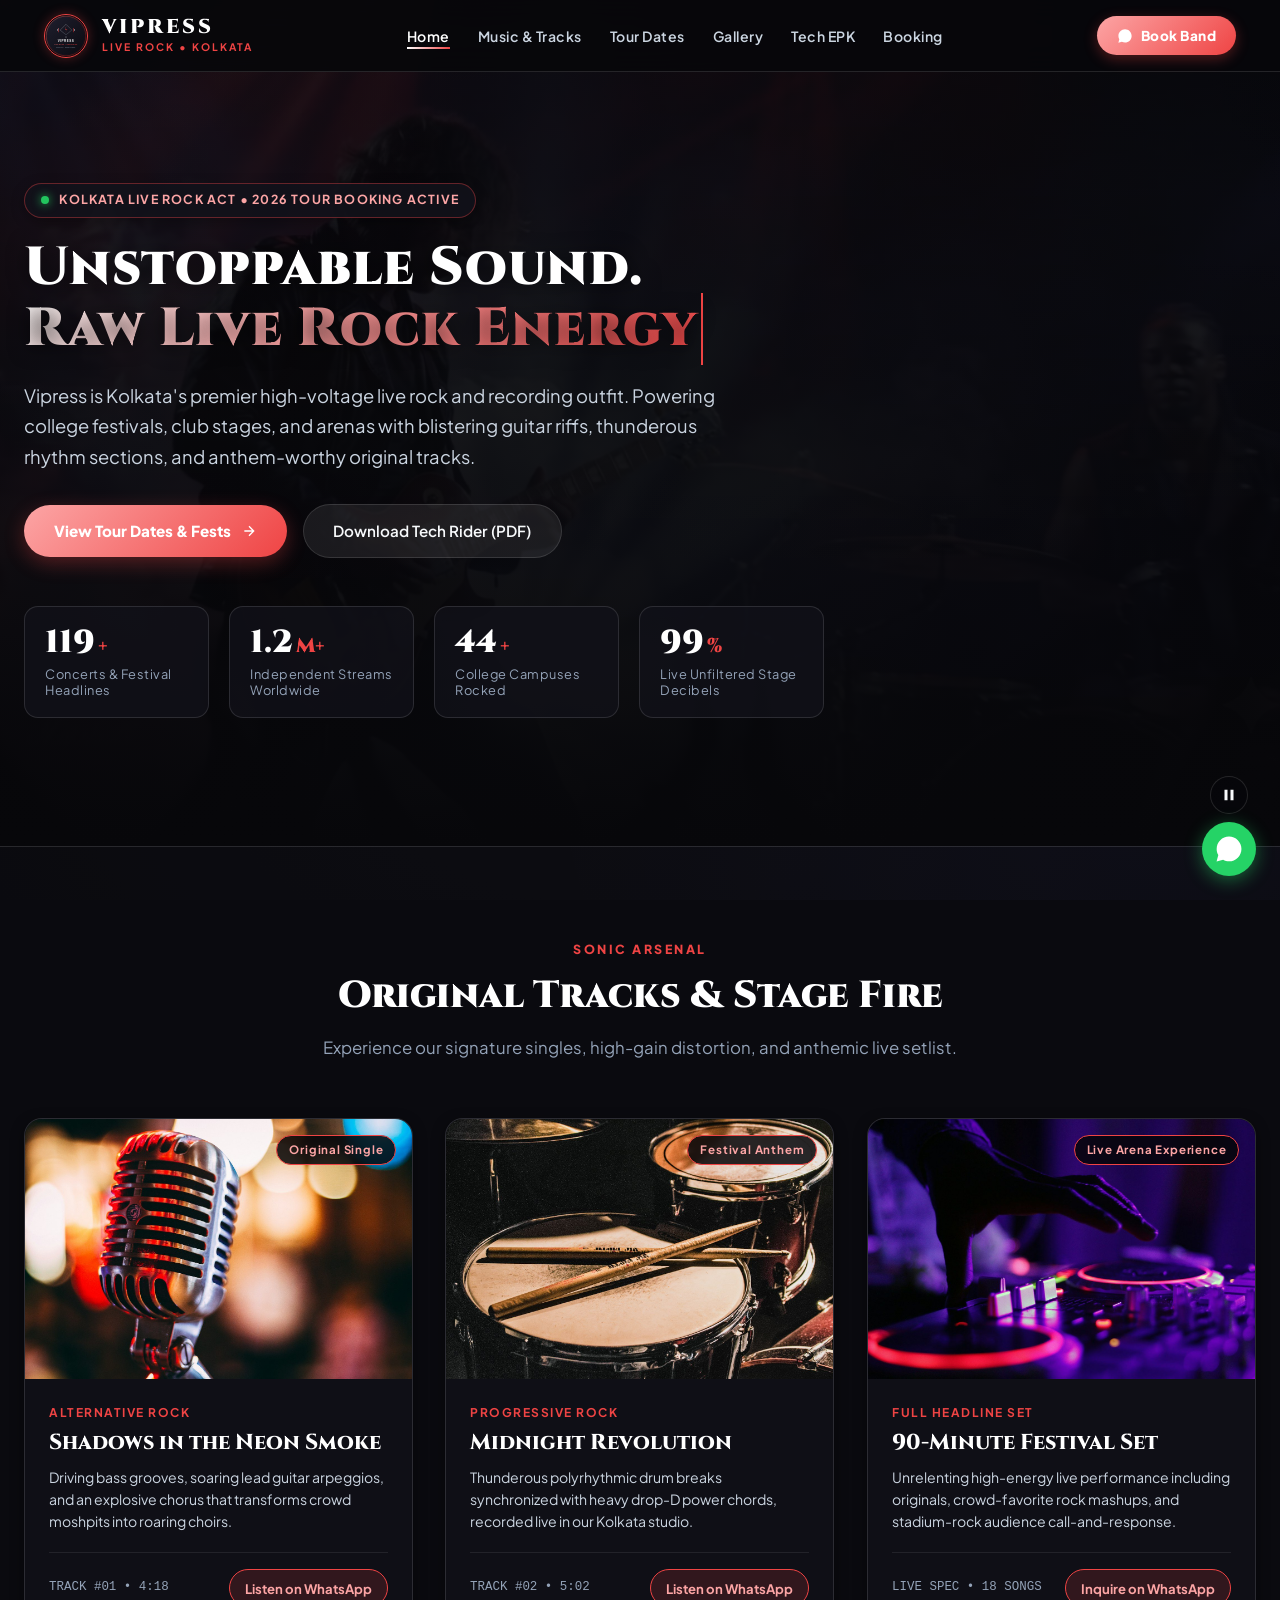
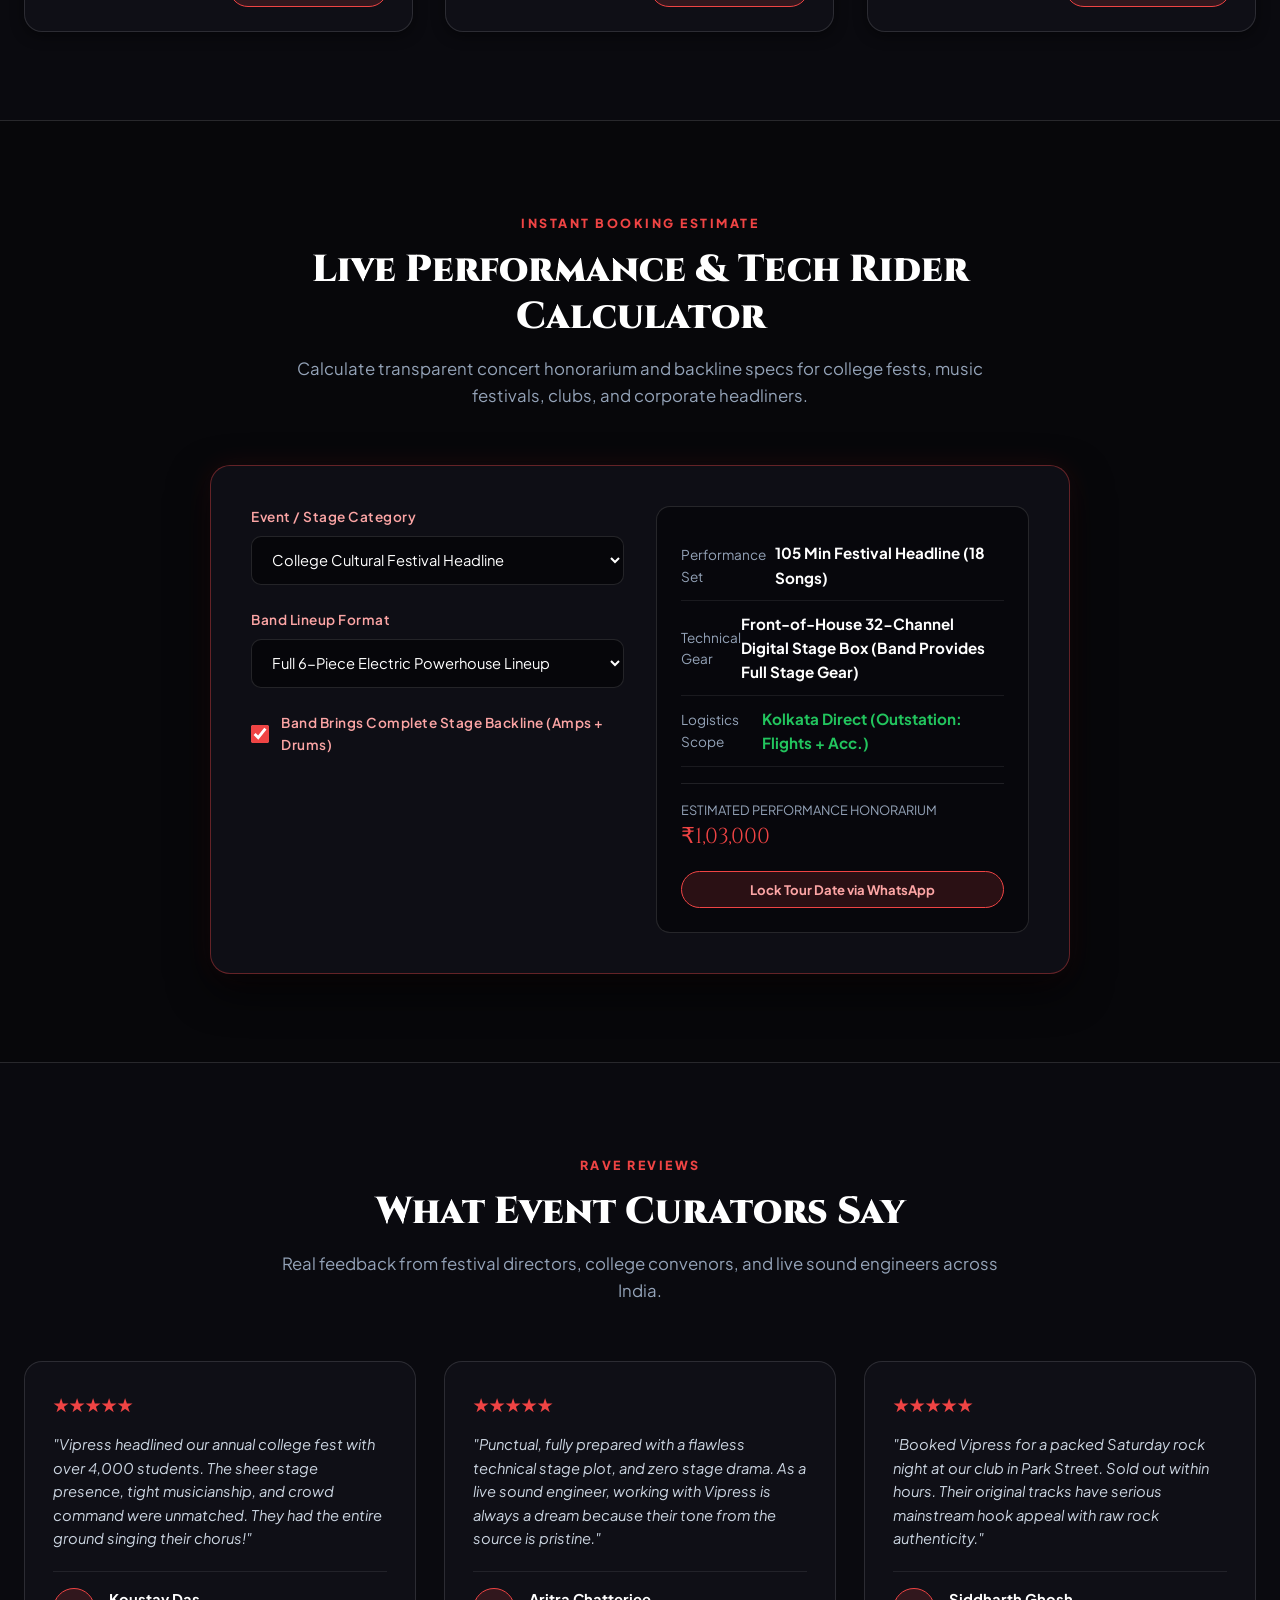
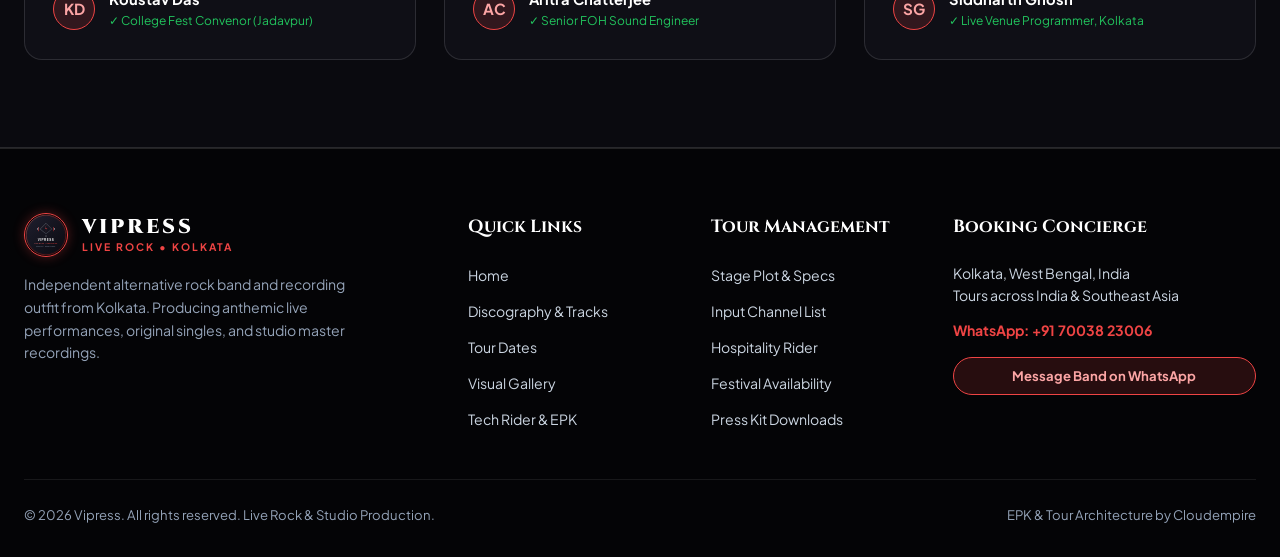
<file: index.html>
<!DOCTYPE html>
<html lang="en">
<head>
  <meta charset="UTF-8">
  <meta name="viewport" content="width=device-width, initial-scale=1.0">
  <title>Vipress — Live Rock Band & Recording Studio Kolkata</title>
  <meta name="description" content="Official Electronic Press Kit & Live Booking for Vipress, Kolkata's high-octane rock band. Live tours, original studio releases, downloadable technical rider, and concert bookings.">

  <!-- Favicons -->
  <link rel="icon" type="image/svg+xml" href="assets/images/favicon.svg">
  <link rel="icon" type="image/png" sizes="32x32" href="assets/images/favicon-32x32.png">
  <link rel="apple-touch-icon" href="assets/images/apple-touch-icon.png">

  <!-- Google Fonts -->
  <link rel="preconnect" href="https://fonts.googleapis.com">
  <link rel="preconnect" href="https://fonts.gstatic.com" crossorigin>
  <link href="https://fonts.googleapis.com/css2?family=Cinzel:wght@700;800;900&family=Plus+Jakarta+Sans:wght@400;500;600;700;800&display=swap" rel="stylesheet">

  <!-- Stylesheet -->
  <link rel="stylesheet" href="css/style.css">
</head>
<body>

  <!-- Navigation Header -->
  <header class="site-header">
    <div class="nav-container">
      <a href="index.html" class="brand-link">
        <img src="assets/images/logo.svg" alt="Vipress Band Logo" class="brand-logo-img">
        <div class="brand-text">
          <span class="brand-title">VIPRESS</span>
          <span class="brand-sub">LIVE ROCK &#8226; KOLKATA</span>
        </div>
      </a>

      <nav class="nav-desktop">
        <ul class="nav-links">
          <li><a href="index.html" class="nav-link active">Home</a></li>
          <li><a href="music.html" class="nav-link">Music & Tracks</a></li>
          <li><a href="tour.html" class="nav-link">Tour Dates</a></li>
          <li><a href="gallery.html" class="nav-link">Gallery</a></li>
          <li><a href="epk.html" class="nav-link">Tech EPK</a></li>
          <li><a href="contact.html" class="nav-link">Booking</a></li>
        </ul>
      </nav>

      <div class="nav-actions">
        <a href="https://wa.me/917003823006?text=Hello%20Vipress,%20we%20want%20to%20book%20the%20band%20for%20a%20live%20concert." class="btn-cta-pill" target="_blank">
          <svg width="16" height="16" viewBox="0 0 24 24" fill="currentColor"><path d="M12.04 2C6.58 2 2.13 6.45 2.13 11.91C2.13 13.66 2.59 15.36 3.45 16.86L2.05 22L7.3 20.62C8.75 21.41 10.38 21.83 12.04 21.83C17.5 21.83 21.95 17.38 21.95 11.92C21.95 9.27 20.92 6.78 19.05 4.91C17.18 3.03 14.69 2 12.04 2Z"/></svg>
          Book Band
        </a>
        <button class="hamburger-toggle" aria-label="Toggle navigation menu" aria-expanded="false">
          <svg width="24" height="24" viewBox="0 0 24 24" fill="none" stroke="currentColor" stroke-width="2">
            <line x1="3" y1="12" x2="21" y2="12"></line>
            <line x1="3" y1="6" x2="21" y2="6"></line>
            <line x1="3" y1="18" x2="21" y2="18"></line>
          </svg>
        </button>
      </div>
    </div>
  </header>

  <!-- Mobile Drawer -->
  <div class="mobile-drawer">
    <ul class="mobile-drawer-links">
      <li><a href="index.html" class="mobile-drawer-link active">Home</a></li>
      <li><a href="music.html" class="mobile-drawer-link">Music & Tracks</a></li>
      <li><a href="tour.html" class="mobile-drawer-link">Tour Dates</a></li>
      <li><a href="gallery.html" class="mobile-drawer-link">Gallery</a></li>
      <li><a href="epk.html" class="mobile-drawer-link">Tech EPK & Rider</a></li>
      <li><a href="contact.html" class="mobile-drawer-link">Concert Booking</a></li>
    </ul>
    <div class="mobile-drawer-cta">
      <a href="https://wa.me/917003823006?text=Hello%20Vipress,%20checking%20tour%20date%20availability." class="btn-hero-primary" target="_blank">
        WhatsApp Gig Booking
      </a>
      <a href="tel:+917003823006" class="btn-hero-secondary">
        Call Management: +91 70038 23006
      </a>
    </div>
  </div>

  <!-- Hero Section with 16:9 Video -->
  <section class="hero-section">
    <video class="hero-video-bg" autoplay loop muted playsinline poster="assets/images/hero-poster.jpg">
      <source src="assets/videos/hero.mp4" type="video/mp4">
    </video>
    <div class="hero-overlay"></div>

    <button class="video-control-btn" aria-label="Pause background video">
      <svg width="18" height="18" viewBox="0 0 24 24" fill="currentColor"><path d="M6 19h4V5H6v14zm8-14v14h4V5h-4z"/></svg>
    </button>

    <div class="hero-container">
      <div class="hero-content glide-in">
        <div class="hero-badge">
          <span class="live-beacon"></span>
          Kolkata Live Rock Act &#8226; 2026 Tour Booking Active
        </div>
        <h1 class="hero-title">
          Unstoppable Sound.<br>
          <span class="highlight-crimson dynamic-typewriter">Raw Live Rock Energy.</span>
        </h1>
        <p class="hero-description">
          Vipress is Kolkata's premier high-voltage live rock and recording outfit. Powering college festivals, club stages, and arenas with blistering guitar riffs, thunderous rhythm sections, and anthem-worthy original tracks.
        </p>

        <div class="hero-buttons">
          <a href="tour.html" class="btn-hero-primary">
            View Tour Dates & Fests
            <svg width="16" height="16" viewBox="0 0 24 24" fill="none" stroke="currentColor" stroke-width="2"><path d="M5 12h14M12 5l7 7-7 7"/></svg>
          </a>
          <a href="epk.html" class="btn-hero-secondary">
            Download Tech Rider (PDF)
          </a>
        </div>

        <!-- Telemetry Stats Grid (2x2 on mobile, all visible above fold) -->
        <div class="telemetry-grid">
          <div class="hero-stat-card">
            <div class="stat-number-wrap">
              <span class="stat-counter" data-target="120">0</span>
              <span class="stat-suffix">+</span>
            </div>
            <div class="stat-label">Concerts & Festival Headlines</div>
          </div>
          <div class="hero-stat-card">
            <div class="stat-number-wrap">
              <span class="stat-counter" data-target="1.2">0</span>
              <span class="stat-suffix">M+</span>
            </div>
            <div class="stat-label">Independent Streams Worldwide</div>
          </div>
          <div class="hero-stat-card">
            <div class="stat-number-wrap">
              <span class="stat-counter" data-target="45">0</span>
              <span class="stat-suffix">+</span>
            </div>
            <div class="stat-label">College Campuses Rocked</div>
          </div>
          <div class="hero-stat-card">
            <div class="stat-number-wrap">
              <span class="stat-counter" data-target="100">0</span>
              <span class="stat-suffix">%</span>
            </div>
            <div class="stat-label">Live Unfiltered Stage Decibels</div>
          </div>
        </div>
      </div>
    </div>
  </section>

  <!-- Featured Discography & Stage Showcase -->
  <section class="section section-alt">
    <div class="container">
      <div class="section-header glide-in">
        <span class="section-tag">Sonic Arsenal</span>
        <h2 class="section-title">Original Tracks & Stage Fire</h2>
        <p class="section-subtitle">Experience our signature singles, high-gain distortion, and anthemic live setlist.</p>
      </div>

      <div class="showcase-grid">
        <!-- Card 1 -->
        <div class="showcase-card glide-in stagger-1">
          <div class="showcase-image-wrap">
            <img src="assets/images/rock-electric-guitar-solo.jpg" alt="Vipress Guitar Shred" class="showcase-img">
            <span class="showcase-badge">Original Single</span>
          </div>
          <div class="showcase-body">
            <span class="showcase-category">Alternative Rock</span>
            <h3 class="showcase-title">Shadows in the Neon Smoke</h3>
            <p class="showcase-desc">Driving bass grooves, soaring lead guitar arpeggios, and an explosive chorus that transforms crowd moshpits into roaring choirs.</p>
            <div class="showcase-footer">
              <span class="item-sku">TRACK #01 &#8226; 4:18</span>
              <a href="https://wa.me/917003823006?text=Inquiring%20about%20Track%20Licensing:%20Shadows%20in%20the%20Neon%20Smoke" class="btn-card-inquire" target="_blank">
                Listen on WhatsApp
              </a>
            </div>
          </div>
        </div>

        <!-- Card 2 -->
        <div class="showcase-card glide-in stagger-2">
          <div class="showcase-image-wrap">
            <img src="assets/images/rock-drummer-cymbals.jpg" alt="Vipress Live Drums" class="showcase-img">
            <span class="showcase-badge">Festival Anthem</span>
          </div>
          <div class="showcase-body">
            <span class="showcase-category">Progressive Rock</span>
            <h3 class="showcase-title">Midnight Revolution</h3>
            <p class="showcase-desc">Thunderous polyrhythmic drum breaks synchronized with heavy drop-D power chords, recorded live in our Kolkata studio.</p>
            <div class="showcase-footer">
              <span class="item-sku">TRACK #02 &#8226; 5:02</span>
              <a href="https://wa.me/917003823006?text=Inquiring%20about%20Track%20Licensing:%20Midnight%20Revolution" class="btn-card-inquire" target="_blank">
                Listen on WhatsApp
              </a>
            </div>
          </div>
        </div>

        <!-- Card 3 -->
        <div class="showcase-card glide-in stagger-3">
          <div class="showcase-image-wrap">
            <img src="assets/images/rock-live-concert-stage.jpg" alt="Vipress Stage Arena" class="showcase-img">
            <span class="showcase-badge">Live Arena Experience</span>
          </div>
          <div class="showcase-body">
            <span class="showcase-category">Full Headline Set</span>
            <h3 class="showcase-title">90-Minute Festival Set</h3>
            <p class="showcase-desc">Unrelenting high-energy live performance including originals, crowd-favorite rock mashups, and stadium-rock audience call-and-response.</p>
            <div class="showcase-footer">
              <span class="item-sku">LIVE SPEC &#8226; 18 SONGS</span>
              <a href="https://wa.me/917003823006?text=Inquiring%20about%20Full%20Headline%20Festival%20Set" class="btn-card-inquire" target="_blank">
                Inquire on WhatsApp
              </a>
            </div>
          </div>
        </div>
      </div>
    </div>
  </section>

  <!-- Interactive Gig Budget & Tech Rider Estimator -->
  <section class="section">
    <div class="container">
      <div class="section-header glide-in">
        <span class="section-tag">Instant Booking Estimate</span>
        <h2 class="section-title">Live Performance & Tech Rider Calculator</h2>
        <p class="section-subtitle">Calculate transparent concert honorarium and backline specs for college fests, music festivals, clubs, and corporate headliners.</p>
      </div>

      <div class="widget-card glide-in">
        <div class="calculator-grid">
          <div>
            <div class="form-group">
              <label for="calc-event-type" class="form-label">Event / Stage Category</label>
              <select id="calc-event-type" class="form-select">
                <option value="college_fest" selected>College Cultural Festival Headline</option>
                <option value="festival_headline">Music & Arts Festival Arena</option>
                <option value="club_gig">Live Music Venue / Club Night</option>
                <option value="corporate">Corporate Gala & Private Rock Concert</option>
              </select>
            </div>

            <div class="form-group">
              <label for="calc-band-format" class="form-label">Band Lineup Format</label>
              <select id="calc-band-format" class="form-select">
                <option value="full_6piece" selected>Full 6-Piece Electric Powerhouse Lineup</option>
                <option value="acoustic_trio">Unplugged Acoustic Rock Trio</option>
              </select>
            </div>

            <div class="form-group" style="display: flex; align-items: center; gap: 0.75rem; margin-top: 1rem;">
              <input type="checkbox" id="calc-backline" checked style="width: 20px; height: 20px; accent-color: var(--crimson-neon);">
              <label for="calc-backline" class="form-label" style="margin-bottom: 0; cursor: pointer;">Band Brings Complete Stage Backline (Amps + Drums)</label>
            </div>
          </div>

          <div class="calc-result-box">
            <div>
              <div class="result-row">
                <span class="result-label">Performance Set</span>
                <span class="result-value" id="res-set-time">105 Min Festival Headline (18 Songs)</span>
              </div>
              <div class="result-row">
                <span class="result-label">Technical Gear</span>
                <span class="result-value" id="res-tech-rider">Band Provides Full Stage Gear</span>
              </div>
              <div class="result-row">
                <span class="result-label">Logistics Scope</span>
                <span class="result-value" id="res-travel-terms" style="color: #22c55e;">Kolkata Direct Transit Included</span>
              </div>
            </div>

            <div style="border-top: 1px solid rgba(255, 255, 255, 0.1); padding-top: 1rem; margin-top: 1rem;">
              <div style="font-size: 0.8rem; color: var(--text-muted); text-transform: uppercase;">Estimated Performance Honorarium</div>
              <div class="result-highlight" id="res-total-estimate">&#8377;1,03,000</div>
              <a href="https://wa.me/917003823006?text=Hello%20Vipress,%20I%20used%20your%20gig%20calculator%20and%20would%20like%20to%20reserve%20our%20festival%20date." class="btn-card-inquire" style="margin-top: 1rem; width: 100%; justify-content: center;" target="_blank">
                Lock Tour Date via WhatsApp
              </a>
            </div>
          </div>
        </div>
      </div>
    </div>
  </section>

  <!-- Verified Organizer & Curator Reviews -->
  <section class="section section-alt">
    <div class="container">
      <div class="section-header glide-in">
        <span class="section-tag">Rave Reviews</span>
        <h2 class="section-title">What Event Curators Say</h2>
        <p class="section-subtitle">Real feedback from festival directors, college convenors, and live sound engineers across India.</p>
      </div>

      <div class="reviews-grid">
        <div class="review-card glide-in stagger-1">
          <div class="review-stars">&#9733;&#9733;&#9733;&#9733;&#9733;</div>
          <p class="review-text">"Vipress headlined our annual college fest with over 4,000 students. The sheer stage presence, tight musicianship, and crowd command were unmatched. They had the entire ground singing their chorus!"</p>
          <div class="reviewer-meta">
            <div class="reviewer-avatar">KD</div>
            <div>
              <div class="reviewer-name">Koustav Das</div>
              <div class="reviewer-verified">&#10003; College Fest Convenor (Jadavpur)</div>
            </div>
          </div>
        </div>

        <div class="review-card glide-in stagger-2">
          <div class="review-stars">&#9733;&#9733;&#9733;&#9733;&#9733;</div>
          <p class="review-text">"Punctual, fully prepared with a flawless technical stage plot, and zero stage drama. As a live sound engineer, working with Vipress is always a dream because their tone from the source is pristine."</p>
          <div class="reviewer-meta">
            <div class="reviewer-avatar">AC</div>
            <div>
              <div class="reviewer-name">Aritra Chatterjee</div>
              <div class="reviewer-verified">&#10003; Senior FOH Sound Engineer</div>
            </div>
          </div>
        </div>

        <div class="review-card glide-in stagger-3">
          <div class="review-stars">&#9733;&#9733;&#9733;&#9733;&#9733;</div>
          <p class="review-text">"Booked Vipress for a packed Saturday rock night at our club in Park Street. Sold out within hours. Their original tracks have serious mainstream hook appeal with raw rock authenticity."</p>
          <div class="reviewer-meta">
            <div class="reviewer-avatar">SG</div>
            <div>
              <div class="reviewer-name">Siddharth Ghosh</div>
              <div class="reviewer-verified">&#10003; Live Venue Programmer, Kolkata</div>
            </div>
          </div>
        </div>
      </div>
    </div>
  </section>

  <!-- Footer -->
  <footer class="site-footer">
    <div class="container">
      <div class="footer-top">
        <div>
          <a href="index.html" class="brand-link">
            <img src="assets/images/logo.svg" alt="Vipress Band Logo" class="brand-logo-img">
            <div class="brand-text">
              <span class="brand-title">VIPRESS</span>
              <span class="brand-sub">LIVE ROCK &#8226; KOLKATA</span>
            </div>
          </a>
          <p class="footer-desc">
            Independent alternative rock band and recording outfit from Kolkata. Producing anthemic live performances, original singles, and studio master recordings.
          </p>
        </div>

        <div>
          <h4 class="footer-h4">Quick Links</h4>
          <ul class="footer-links">
            <li><a href="index.html">Home</a></li>
            <li><a href="music.html">Discography & Tracks</a></li>
            <li><a href="tour.html">Tour Dates</a></li>
            <li><a href="gallery.html">Visual Gallery</a></li>
            <li><a href="epk.html">Tech Rider & EPK</a></li>
          </ul>
        </div>

        <div>
          <h4 class="footer-h4">Tour Management</h4>
          <ul class="footer-links">
            <li><a href="epk.html">Stage Plot & Specs</a></li>
            <li><a href="epk.html">Input Channel List</a></li>
            <li><a href="epk.html">Hospitality Rider</a></li>
            <li><a href="contact.html">Festival Availability</a></li>
            <li><a href="contact.html">Press Kit Downloads</a></li>
          </ul>
        </div>

        <div>
          <h4 class="footer-h4">Booking Concierge</h4>
          <p style="font-size: 0.88rem; color: var(--text-secondary); line-height: 1.6; margin-bottom: 0.75rem;">
            Kolkata, West Bengal, India<br>
            Tours across India & Southeast Asia
          </p>
          <p style="font-size: 0.88rem; color: var(--crimson-neon); font-weight: 700; margin-bottom: 1rem;">
            WhatsApp: +91 70038 23006
          </p>
          <a href="https://wa.me/917003823006" class="btn-card-inquire" style="width: 100%; justify-content: center;" target="_blank">
            Message Band on WhatsApp
          </a>
        </div>
      </div>

      <div class="footer-bottom">
        <div>&copy; 2026 Vipress. All rights reserved. Live Rock & Studio Production.</div>
        <div>EPK & Tour Architecture by Cloudempire</div>
      </div>
    </div>
  </footer>

  <!-- Floating WhatsApp Action -->
  <a href="https://wa.me/917003823006?text=Hello%20Vipress,%20I%20am%20exploring%20your%20EPK%20and%20would%20like%20to%20discuss%20a%20booking." class="floating-wa-btn" aria-label="Chat on WhatsApp" target="_blank">
    <svg width="30" height="30" viewBox="0 0 24 24" fill="currentColor"><path d="M12.04 2C6.58 2 2.13 6.45 2.13 11.91C2.13 13.66 2.59 15.36 3.45 16.86L2.05 22L7.3 20.62C8.75 21.41 10.38 21.83 12.04 21.83C17.5 21.83 21.95 17.38 21.95 11.92C21.95 9.27 20.92 6.78 19.05 4.91C17.18 3.03 14.69 2 12.04 2Z"/></svg>
  </a>

  <!-- Script -->
  <script src="js/main.js"></script>
</body>
</html>
</file>
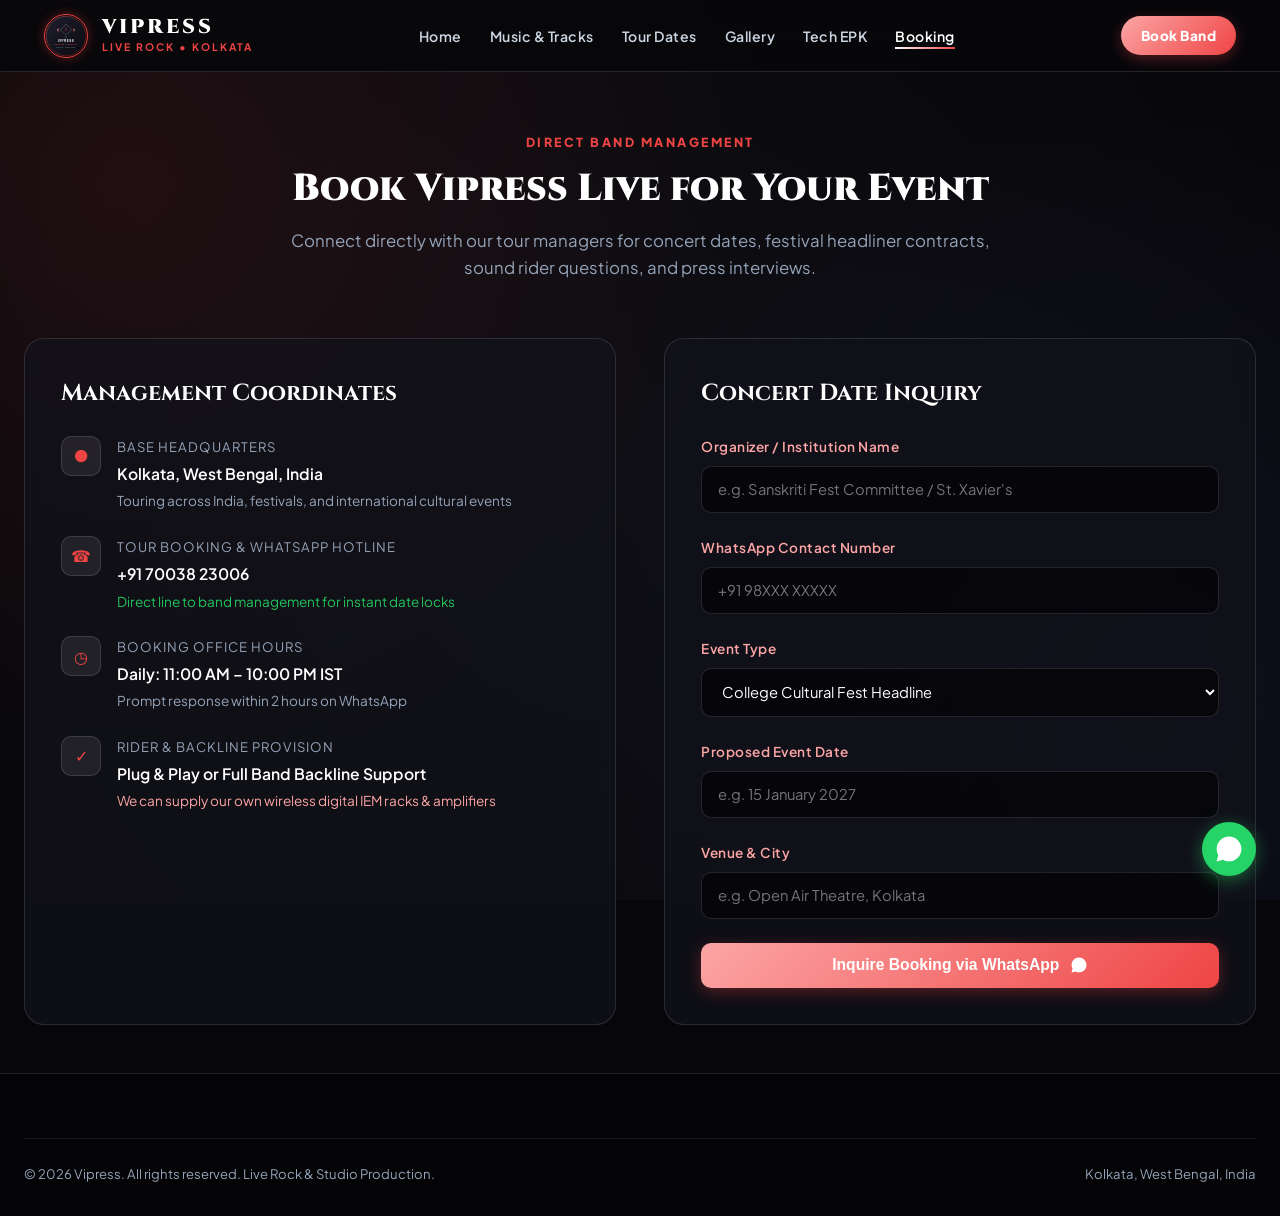
<file: contact.html>
<!DOCTYPE html>
<html lang="en">
<head>
  <meta charset="UTF-8">
  <meta name="viewport" content="width=device-width, initial-scale=1.0">
  <title>Concert Booking & Management — Vipress Kolkata</title>
  <meta name="description" content="Book Vipress for college cultural festivals, music festivals, club concerts, and private events. Direct WhatsApp booking concierge and management coordinates.">

  <!-- Favicons -->
  <link rel="icon" type="image/svg+xml" href="assets/images/favicon.svg">
  <link rel="icon" type="image/png" sizes="32x32" href="assets/images/favicon-32x32.png">
  <link rel="apple-touch-icon" href="assets/images/apple-touch-icon.png">

  <!-- Google Fonts -->
  <link rel="preconnect" href="https://fonts.googleapis.com">
  <link rel="preconnect" href="https://fonts.gstatic.com" crossorigin>
  <link href="https://fonts.googleapis.com/css2?family=Cinzel:wght@700;800;900&family=Plus+Jakarta+Sans:wght@400;500;600;700;800&display=swap" rel="stylesheet">

  <!-- Stylesheet -->
  <link rel="stylesheet" href="css/style.css">
</head>
<body>

  <!-- Navigation Header -->
  <header class="site-header">
    <div class="nav-container">
      <a href="index.html" class="brand-link">
        <img src="assets/images/logo.svg" alt="Vipress Band Logo" class="brand-logo-img">
        <div class="brand-text">
          <span class="brand-title">VIPRESS</span>
          <span class="brand-sub">LIVE ROCK &#8226; KOLKATA</span>
        </div>
      </a>

      <nav class="nav-desktop">
        <ul class="nav-links">
          <li><a href="index.html" class="nav-link">Home</a></li>
          <li><a href="music.html" class="nav-link">Music & Tracks</a></li>
          <li><a href="tour.html" class="nav-link">Tour Dates</a></li>
          <li><a href="gallery.html" class="nav-link">Gallery</a></li>
          <li><a href="epk.html" class="nav-link">Tech EPK</a></li>
          <li><a href="contact.html" class="nav-link active">Booking</a></li>
        </ul>
      </nav>

      <div class="nav-actions">
        <a href="https://wa.me/917003823006" class="btn-cta-pill" target="_blank">Book Band</a>
        <button class="hamburger-toggle" aria-label="Toggle navigation menu" aria-expanded="false">
          <svg width="24" height="24" viewBox="0 0 24 24" fill="none" stroke="currentColor" stroke-width="2">
            <line x1="3" y1="12" x2="21" y2="12"></line>
            <line x1="3" y1="6" x2="21" y2="6"></line>
            <line x1="3" y1="18" x2="21" y2="18"></line>
          </svg>
        </button>
      </div>
    </div>
  </header>

  <!-- Mobile Drawer -->
  <div class="mobile-drawer">
    <ul class="mobile-drawer-links">
      <li><a href="index.html" class="mobile-drawer-link">Home</a></li>
      <li><a href="music.html" class="mobile-drawer-link">Music & Tracks</a></li>
      <li><a href="tour.html" class="mobile-drawer-link">Tour Dates</a></li>
      <li><a href="gallery.html" class="mobile-drawer-link">Gallery</a></li>
      <li><a href="epk.html" class="mobile-drawer-link">Tech EPK & Rider</a></li>
      <li><a href="contact.html" class="mobile-drawer-link active">Concert Booking</a></li>
    </ul>
    <div class="mobile-drawer-cta">
      <a href="https://wa.me/917003823006" class="btn-hero-primary" target="_blank">WhatsApp Gig Booking</a>
      <a href="tel:+917003823006" class="btn-hero-secondary">Call: +91 70038 23006</a>
    </div>
  </div>

  <!-- Page Banner -->
  <section class="section" style="padding-top: 8rem; padding-bottom: 3rem;">
    <div class="container">
      <div class="section-header glide-in">
        <span class="section-tag">Direct Band Management</span>
        <h1 class="section-title">Book Vipress Live for Your Event</h1>
        <p class="section-subtitle">Connect directly with our tour managers for concert dates, festival headliner contracts, sound rider questions, and press interviews.</p>
      </div>

      <div class="contact-layout">
        <!-- Coordinates -->
        <div class="contact-info-card glide-in">
          <h3 style="font-family: var(--font-serif); font-size: 1.45rem; color: #fff; margin-bottom: 1.5rem;">Management Coordinates</h3>

          <div class="info-item">
            <div class="info-icon">&#9679;</div>
            <div>
              <div class="info-title">Base Headquarters</div>
              <div class="info-val">Kolkata, West Bengal, India</div>
              <div style="font-size: 0.85rem; color: var(--text-muted); margin-top: 0.25rem;">Touring across India, festivals, and international cultural events</div>
            </div>
          </div>

          <div class="info-item">
            <div class="info-icon">&#9742;</div>
            <div>
              <div class="info-title">Tour Booking & WhatsApp Hotline</div>
              <a href="tel:+917003823006" class="info-val">+91 70038 23006</a>
              <div style="font-size: 0.85rem; color: #22c55e; margin-top: 0.25rem;">Direct line to band management for instant date locks</div>
            </div>
          </div>

          <div class="info-item">
            <div class="info-icon">&#9719;</div>
            <div>
              <div class="info-title">Booking Office Hours</div>
              <div class="info-val">Daily: 11:00 AM – 10:00 PM IST</div>
              <div style="font-size: 0.85rem; color: var(--text-muted); margin-top: 0.25rem;">Prompt response within 2 hours on WhatsApp</div>
            </div>
          </div>

          <div class="info-item">
            <div class="info-icon">&#10003;</div>
            <div>
              <div class="info-title">Rider & Backline Provision</div>
              <div class="info-val">Plug & Play or Full Band Backline Support</div>
              <div style="font-size: 0.85rem; color: var(--crimson-light); margin-top: 0.25rem;">We can supply our own wireless digital IEM racks & amplifiers</div>
            </div>
          </div>
        </div>

        <!-- Consultation & WhatsApp Form -->
        <div class="contact-form-card glide-in">
          <h3 style="font-family: var(--font-serif); font-size: 1.45rem; color: #fff; margin-bottom: 1.5rem;">Concert Date Inquiry</h3>

          <form id="band-booking-form">
            <div class="form-group">
              <label for="form-name" class="form-label">Organizer / Institution Name</label>
              <input type="text" id="form-name" class="form-control" placeholder="e.g. Sanskriti Fest Committee / St. Xavier's" required>
            </div>

            <div class="form-group">
              <label for="form-phone" class="form-label">WhatsApp Contact Number</label>
              <input type="tel" id="form-phone" class="form-control" placeholder="+91 98XXX XXXXX" required>
            </div>

            <div class="form-group">
              <label for="form-event" class="form-label">Event Type</label>
              <select id="form-event" class="form-select">
                <option value="College Cultural Fest Headline" selected>College Cultural Fest Headline</option>
                <option value="Arena Rock & Music Festival">Arena Rock & Music Festival</option>
                <option value="Club / Venue Rock Night">Club / Venue Rock Night</option>
                <option value="Corporate / Private Concert">Corporate / Private Concert</option>
                <option value="Acoustic Unplugged Session">Acoustic Unplugged Session</option>
              </select>
            </div>

            <div class="form-group">
              <label for="form-date" class="form-label">Proposed Event Date</label>
              <input type="text" id="form-date" class="form-control" placeholder="e.g. 15 January 2027" required>
            </div>

            <div class="form-group">
              <label for="form-venue" class="form-label">Venue & City</label>
              <input type="text" id="form-venue" class="form-control" placeholder="e.g. Open Air Theatre, Kolkata" required>
            </div>

            <button type="submit" class="btn-form-submit">
              Inquire Booking via WhatsApp
              <svg width="18" height="18" viewBox="0 0 24 24" fill="currentColor"><path d="M12.04 2C6.58 2 2.13 6.45 2.13 11.91C2.13 13.66 2.59 15.36 3.45 16.86L2.05 22L7.3 20.62C8.75 21.41 10.38 21.83 12.04 21.83C17.5 21.83 21.95 17.38 21.95 11.92C21.95 9.27 20.92 6.78 19.05 4.91C17.18 3.03 14.69 2 12.04 2Z"/></svg>
            </button>
          </form>
        </div>
      </div>
    </div>
  </section>

  <!-- Footer -->
  <footer class="site-footer">
    <div class="container">
      <div class="footer-bottom">
        <div>&copy; 2026 Vipress. All rights reserved. Live Rock & Studio Production.</div>
        <div>Kolkata, West Bengal, India</div>
      </div>
    </div>
  </footer>

  <a href="https://wa.me/917003823006" class="floating-wa-btn" aria-label="Chat on WhatsApp" target="_blank">
    <svg width="30" height="30" viewBox="0 0 24 24" fill="currentColor"><path d="M12.04 2C6.58 2 2.13 6.45 2.13 11.91C2.13 13.66 2.59 15.36 3.45 16.86L2.05 22L7.3 20.62C8.75 21.41 10.38 21.83 12.04 21.83C17.5 21.83 21.95 17.38 21.95 11.92C21.95 9.27 20.92 6.78 19.05 4.91C17.18 3.03 14.69 2 12.04 2Z"/></svg>
  </a>

  <script src="js/main.js"></script>
</body>
</html>
</file>
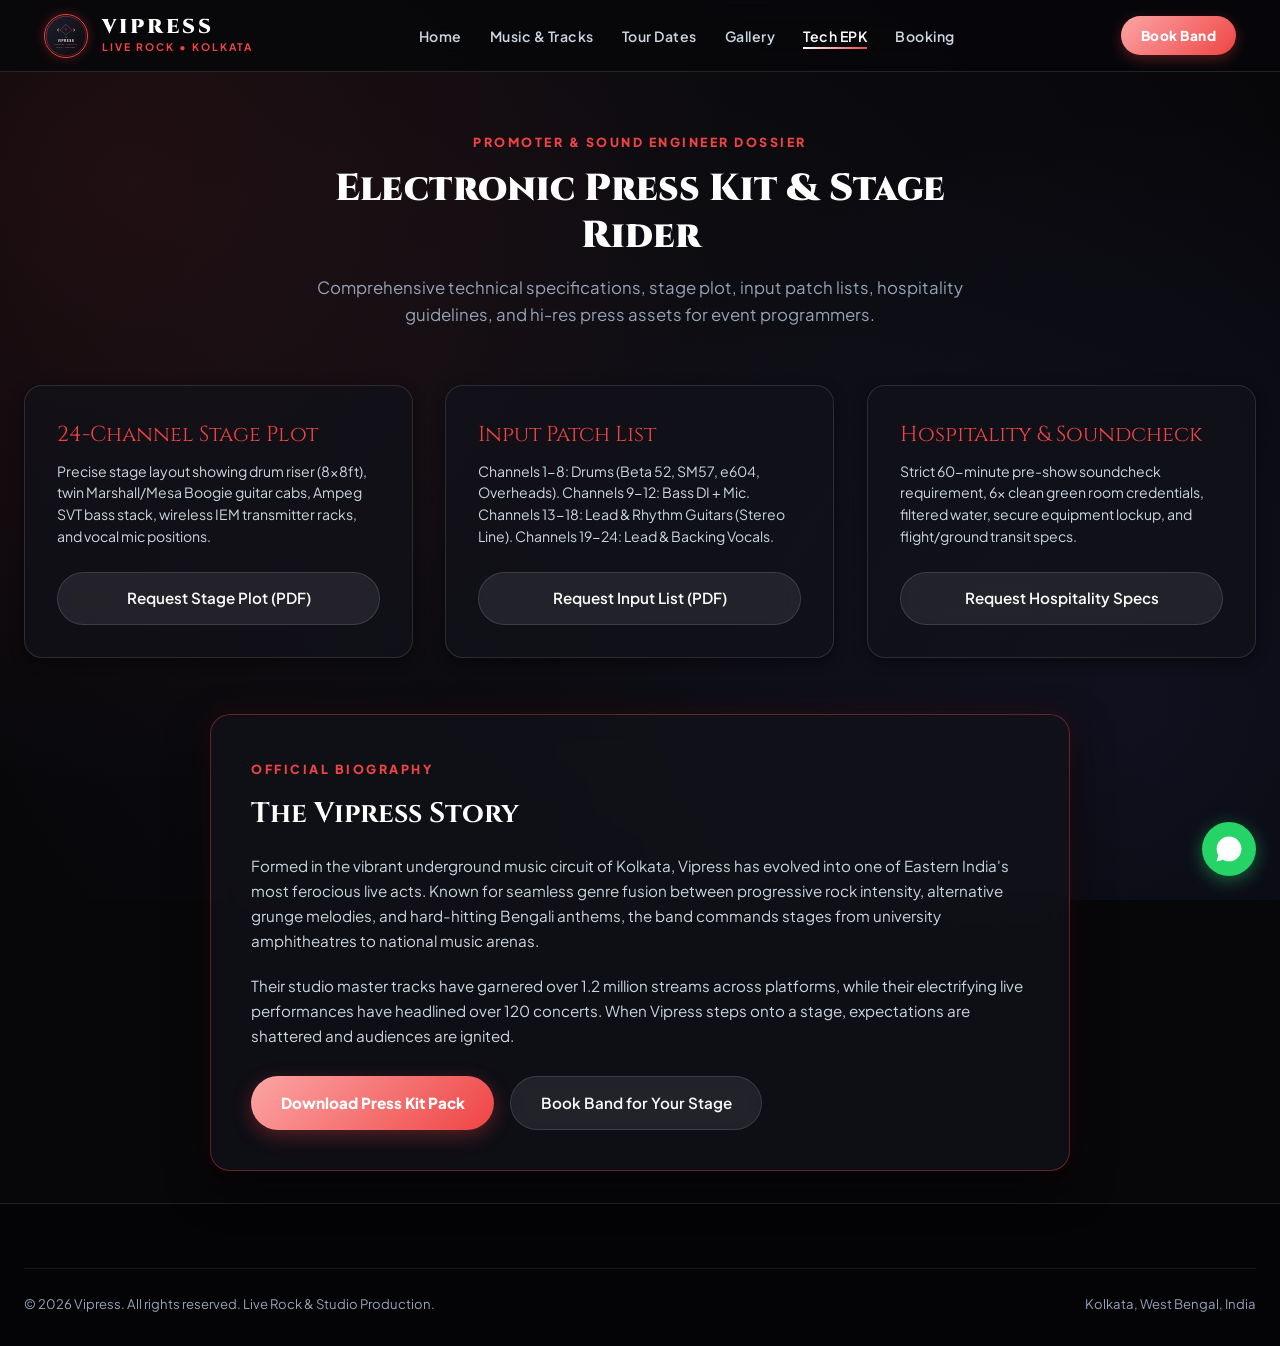
<file: epk.html>
<!DOCTYPE html>
<html lang="en">
<head>
  <meta charset="UTF-8">
  <meta name="viewport" content="width=device-width, initial-scale=1.0">
  <title>Electronic Press Kit (EPK) & Technical Rider — Vipress Kolkata</title>
  <meta name="description" content="Official Electronic Press Kit (EPK) for Vipress. Download stage plot, 24-channel input list, FOH acoustic rider, and high-resolution band promo assets.">

  <!-- Favicons -->
  <link rel="icon" type="image/svg+xml" href="assets/images/favicon.svg">
  <link rel="icon" type="image/png" sizes="32x32" href="assets/images/favicon-32x32.png">
  <link rel="apple-touch-icon" href="assets/images/apple-touch-icon.png">

  <!-- Google Fonts -->
  <link rel="preconnect" href="https://fonts.googleapis.com">
  <link rel="preconnect" href="https://fonts.gstatic.com" crossorigin>
  <link href="https://fonts.googleapis.com/css2?family=Cinzel:wght@700;800;900&family=Plus+Jakarta+Sans:wght@400;500;600;700;800&display=swap" rel="stylesheet">

  <!-- Stylesheet -->
  <link rel="stylesheet" href="css/style.css">
</head>
<body>

  <!-- Navigation Header -->
  <header class="site-header">
    <div class="nav-container">
      <a href="index.html" class="brand-link">
        <img src="assets/images/logo.svg" alt="Vipress Band Logo" class="brand-logo-img">
        <div class="brand-text">
          <span class="brand-title">VIPRESS</span>
          <span class="brand-sub">LIVE ROCK &#8226; KOLKATA</span>
        </div>
      </a>

      <nav class="nav-desktop">
        <ul class="nav-links">
          <li><a href="index.html" class="nav-link">Home</a></li>
          <li><a href="music.html" class="nav-link">Music & Tracks</a></li>
          <li><a href="tour.html" class="nav-link">Tour Dates</a></li>
          <li><a href="gallery.html" class="nav-link">Gallery</a></li>
          <li><a href="epk.html" class="nav-link active">Tech EPK</a></li>
          <li><a href="contact.html" class="nav-link">Booking</a></li>
        </ul>
      </nav>

      <div class="nav-actions">
        <a href="https://wa.me/917003823006" class="btn-cta-pill" target="_blank">Book Band</a>
        <button class="hamburger-toggle" aria-label="Toggle navigation menu" aria-expanded="false">
          <svg width="24" height="24" viewBox="0 0 24 24" fill="none" stroke="currentColor" stroke-width="2">
            <line x1="3" y1="12" x2="21" y2="12"></line>
            <line x1="3" y1="6" x2="21" y2="6"></line>
            <line x1="3" y1="18" x2="21" y2="18"></line>
          </svg>
        </button>
      </div>
    </div>
  </header>

  <!-- Mobile Drawer -->
  <div class="mobile-drawer">
    <ul class="mobile-drawer-links">
      <li><a href="index.html" class="mobile-drawer-link">Home</a></li>
      <li><a href="music.html" class="mobile-drawer-link">Music & Tracks</a></li>
      <li><a href="tour.html" class="mobile-drawer-link">Tour Dates</a></li>
      <li><a href="gallery.html" class="mobile-drawer-link">Gallery</a></li>
      <li><a href="epk.html" class="mobile-drawer-link active">Tech EPK & Rider</a></li>
      <li><a href="contact.html" class="mobile-drawer-link">Concert Booking</a></li>
    </ul>
    <div class="mobile-drawer-cta">
      <a href="https://wa.me/917003823006" class="btn-hero-primary" target="_blank">WhatsApp Gig Booking</a>
      <a href="tel:+917003823006" class="btn-hero-secondary">Call: +91 70038 23006</a>
    </div>
  </div>

  <!-- Page Banner -->
  <section class="section" style="padding-top: 8rem; padding-bottom: 2rem;">
    <div class="container">
      <div class="section-header glide-in">
        <span class="section-tag">Promoter & Sound Engineer Dossier</span>
        <h1 class="section-title">Electronic Press Kit & Stage Rider</h1>
        <p class="section-subtitle">Comprehensive technical specifications, stage plot, input patch lists, hospitality guidelines, and hi-res press assets for event programmers.</p>
      </div>

      <!-- EPK Highlights Grid -->
      <div class="showcase-grid" style="margin-bottom: 3.5rem;">
        <div class="showcase-card glide-in stagger-1" style="padding: 2rem;">
          <div style="font-family: var(--font-serif); font-size: 1.35rem; color: var(--crimson-neon); margin-bottom: 0.5rem;">24-Channel Stage Plot</div>
          <p style="font-size: 0.88rem; color: var(--text-secondary); line-height: 1.55; margin-bottom: 1.5rem;">
            Precise stage layout showing drum riser (8x8ft), twin Marshall/Mesa Boogie guitar cabs, Ampeg SVT bass stack, wireless IEM transmitter racks, and vocal mic positions.
          </p>
          <a href="https://wa.me/917003823006?text=Requesting%20PDF%20Stage%20Plot%20for%20Sound%20Engineers" class="btn-hero-secondary" style="width: 100%; justify-content: center;" target="_blank">
            Request Stage Plot (PDF)
          </a>
        </div>

        <div class="showcase-card glide-in stagger-2" style="padding: 2rem;">
          <div style="font-family: var(--font-serif); font-size: 1.35rem; color: var(--crimson-neon); margin-bottom: 0.5rem;">Input Patch List</div>
          <p style="font-size: 0.88rem; color: var(--text-secondary); line-height: 1.55; margin-bottom: 1.5rem;">
            Channels 1-8: Drums (Beta 52, SM57, e604, Overheads). Channels 9-12: Bass DI + Mic. Channels 13-18: Lead & Rhythm Guitars (Stereo Line). Channels 19-24: Lead & Backing Vocals.
          </p>
          <a href="https://wa.me/917003823006?text=Requesting%20Input%20Patch%20List%20for%20Digital%20Mixer" class="btn-hero-secondary" style="width: 100%; justify-content: center;" target="_blank">
            Request Input List (PDF)
          </a>
        </div>

        <div class="showcase-card glide-in stagger-3" style="padding: 2rem;">
          <div style="font-family: var(--font-serif); font-size: 1.35rem; color: var(--crimson-neon); margin-bottom: 0.5rem;">Hospitality & Soundcheck</div>
          <p style="font-size: 0.88rem; color: var(--text-secondary); line-height: 1.55; margin-bottom: 1.5rem;">
            Strict 60-minute pre-show soundcheck requirement, 6x clean green room credentials, filtered water, secure equipment lockup, and flight/ground transit specs.
          </p>
          <a href="https://wa.me/917003823006?text=Requesting%20Hospitality%20Rider%20Details" class="btn-hero-secondary" style="width: 100%; justify-content: center;" target="_blank">
            Request Hospitality Specs
          </a>
        </div>
      </div>

      <!-- Band Biography Box -->
      <div class="widget-card glide-in">
        <span class="section-tag">Official Biography</span>
        <h2 style="font-family: var(--font-serif); font-size: 1.75rem; color: #fff; margin-bottom: 1rem;">The Vipress Story</h2>
        <p style="font-size: 0.95rem; color: var(--text-secondary); line-height: 1.65; margin-bottom: 1.25rem;">
          Formed in the vibrant underground music circuit of Kolkata, Vipress has evolved into one of Eastern India's most ferocious live acts. Known for seamless genre fusion between progressive rock intensity, alternative grunge melodies, and hard-hitting Bengali anthems, the band commands stages from university amphitheatres to national music arenas.
        </p>
        <p style="font-size: 0.95rem; color: var(--text-secondary); line-height: 1.65; margin-bottom: 1.75rem;">
          Their studio master tracks have garnered over 1.2 million streams across platforms, while their electrifying live performances have headlined over 120 concerts. When Vipress steps onto a stage, expectations are shattered and audiences are ignited.
        </p>
        <div style="display: flex; gap: 1rem; flex-wrap: wrap;">
          <a href="https://wa.me/917003823006?text=Requesting%20High-Res%20Press%20Kit%20Assets" class="btn-hero-primary" target="_blank">
            Download Press Kit Pack
          </a>
          <a href="contact.html" class="btn-hero-secondary">
            Book Band for Your Stage
          </a>
        </div>
      </div>
    </div>
  </section>

  <!-- Footer -->
  <footer class="site-footer">
    <div class="container">
      <div class="footer-bottom">
        <div>&copy; 2026 Vipress. All rights reserved. Live Rock & Studio Production.</div>
        <div>Kolkata, West Bengal, India</div>
      </div>
    </div>
  </footer>

  <a href="https://wa.me/917003823006" class="floating-wa-btn" aria-label="Chat on WhatsApp" target="_blank">
    <svg width="30" height="30" viewBox="0 0 24 24" fill="currentColor"><path d="M12.04 2C6.58 2 2.13 6.45 2.13 11.91C2.13 13.66 2.59 15.36 3.45 16.86L2.05 22L7.3 20.62C8.75 21.41 10.38 21.83 12.04 21.83C17.5 21.83 21.95 17.38 21.95 11.92C21.95 9.27 20.92 6.78 19.05 4.91C17.18 3.03 14.69 2 12.04 2Z"/></svg>
  </a>

  <script src="js/main.js"></script>
</body>
</html>
</file>
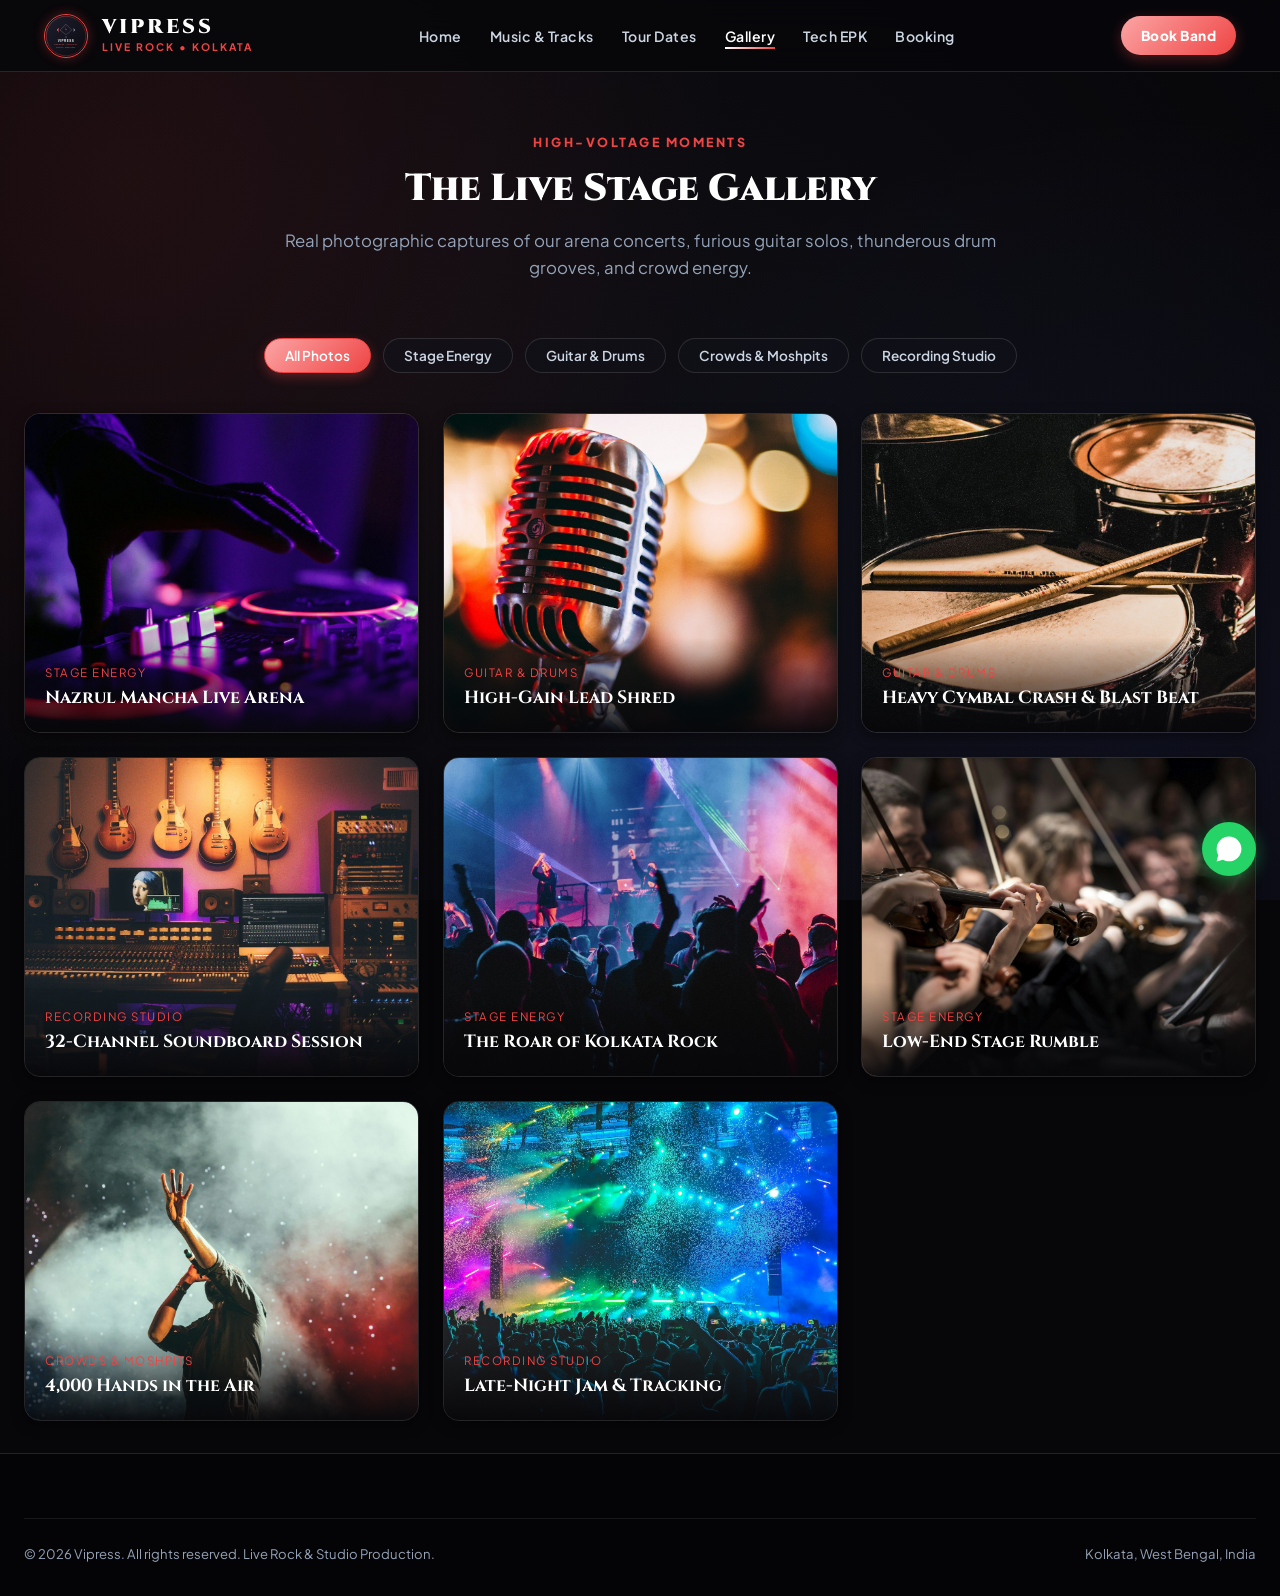
<file: gallery.html>
<!DOCTYPE html>
<html lang="en">
<head>
  <meta charset="UTF-8">
  <meta name="viewport" content="width=device-width, initial-scale=1.0">
  <title>Live Concert Gallery — Vipress Kolkata</title>
  <meta name="description" content="Visual gallery of explosive live rock concert performances, stage pyrotechnics, electric guitar solos, and festival crowds by Vipress Kolkata.">

  <!-- Favicons -->
  <link rel="icon" type="image/svg+xml" href="assets/images/favicon.svg">
  <link rel="icon" type="image/png" sizes="32x32" href="assets/images/favicon-32x32.png">
  <link rel="apple-touch-icon" href="assets/images/apple-touch-icon.png">

  <!-- Google Fonts -->
  <link rel="preconnect" href="https://fonts.googleapis.com">
  <link rel="preconnect" href="https://fonts.gstatic.com" crossorigin>
  <link href="https://fonts.googleapis.com/css2?family=Cinzel:wght@700;800;900&family=Plus+Jakarta+Sans:wght@400;500;600;700;800&display=swap" rel="stylesheet">

  <!-- Stylesheet -->
  <link rel="stylesheet" href="css/style.css">
</head>
<body>

  <!-- Navigation Header -->
  <header class="site-header">
    <div class="nav-container">
      <a href="index.html" class="brand-link">
        <img src="assets/images/logo.svg" alt="Vipress Band Logo" class="brand-logo-img">
        <div class="brand-text">
          <span class="brand-title">VIPRESS</span>
          <span class="brand-sub">LIVE ROCK &#8226; KOLKATA</span>
        </div>
      </a>

      <nav class="nav-desktop">
        <ul class="nav-links">
          <li><a href="index.html" class="nav-link">Home</a></li>
          <li><a href="music.html" class="nav-link">Music & Tracks</a></li>
          <li><a href="tour.html" class="nav-link">Tour Dates</a></li>
          <li><a href="gallery.html" class="nav-link active">Gallery</a></li>
          <li><a href="epk.html" class="nav-link">Tech EPK</a></li>
          <li><a href="contact.html" class="nav-link">Booking</a></li>
        </ul>
      </nav>

      <div class="nav-actions">
        <a href="https://wa.me/917003823006" class="btn-cta-pill" target="_blank">Book Band</a>
        <button class="hamburger-toggle" aria-label="Toggle navigation menu" aria-expanded="false">
          <svg width="24" height="24" viewBox="0 0 24 24" fill="none" stroke="currentColor" stroke-width="2">
            <line x1="3" y1="12" x2="21" y2="12"></line>
            <line x1="3" y1="6" x2="21" y2="6"></line>
            <line x1="3" y1="18" x2="21" y2="18"></line>
          </svg>
        </button>
      </div>
    </div>
  </header>

  <!-- Mobile Drawer -->
  <div class="mobile-drawer">
    <ul class="mobile-drawer-links">
      <li><a href="index.html" class="mobile-drawer-link">Home</a></li>
      <li><a href="music.html" class="mobile-drawer-link">Music & Tracks</a></li>
      <li><a href="tour.html" class="mobile-drawer-link">Tour Dates</a></li>
      <li><a href="gallery.html" class="mobile-drawer-link active">Gallery</a></li>
      <li><a href="epk.html" class="mobile-drawer-link">Tech EPK & Rider</a></li>
      <li><a href="contact.html" class="mobile-drawer-link">Concert Booking</a></li>
    </ul>
    <div class="mobile-drawer-cta">
      <a href="https://wa.me/917003823006" class="btn-hero-primary" target="_blank">WhatsApp Gig Booking</a>
      <a href="tel:+917003823006" class="btn-hero-secondary">Call: +91 70038 23006</a>
    </div>
  </div>

  <!-- Page Banner -->
  <section class="section" style="padding-top: 8rem; padding-bottom: 2rem;">
    <div class="container">
      <div class="section-header glide-in">
        <span class="section-tag">High-Voltage Moments</span>
        <h1 class="section-title">The Live Stage Gallery</h1>
        <p class="section-subtitle">Real photographic captures of our arena concerts, furious guitar solos, thunderous drum grooves, and crowd energy.</p>
      </div>

      <!-- Horizontal Filter Rail -->
      <div class="filter-rail-wrap glide-in">
        <button class="filter-btn active" data-filter="all">All Photos</button>
        <button class="filter-btn" data-filter="stage">Stage Energy</button>
        <button class="filter-btn" data-filter="solos">Guitar & Drums</button>
        <button class="filter-btn" data-filter="crowd">Crowds & Moshpits</button>
        <button class="filter-btn" data-filter="studio">Recording Studio</button>
      </div>

      <!-- Gallery Grid -->
      <div class="gallery-grid">
        <!-- Item 1 -->
        <div class="gallery-item glide-in stagger-1" data-category="stage">
          <img src="assets/images/rock-live-concert-stage.jpg" alt="Concert Stage Beams" class="gallery-img">
          <div class="gallery-caption">
            <span class="gallery-cat">Stage Energy</span>
            <div class="gallery-item-title">Nazrul Mancha Live Arena</div>
          </div>
        </div>

        <!-- Item 2 -->
        <div class="gallery-item glide-in stagger-2" data-category="solos">
          <img src="assets/images/rock-electric-guitar-solo.jpg" alt="Electric Guitar Solo" class="gallery-img">
          <div class="gallery-caption">
            <span class="gallery-cat">Guitar & Drums</span>
            <div class="gallery-item-title">High-Gain Lead Shred</div>
          </div>
        </div>

        <!-- Item 3 -->
        <div class="gallery-item glide-in stagger-3" data-category="solos">
          <img src="assets/images/rock-drummer-cymbals.jpg" alt="Drum Solo In Action" class="gallery-img">
          <div class="gallery-caption">
            <span class="gallery-cat">Guitar & Drums</span>
            <div class="gallery-item-title">Heavy Cymbal Crash & Blast Beat</div>
          </div>
        </div>

        <!-- Item 4 -->
        <div class="gallery-item glide-in stagger-1" data-category="studio">
          <img src="assets/images/rock-studio-recording-console.jpg" alt="Audio Console" class="gallery-img">
          <div class="gallery-caption">
            <span class="gallery-cat">Recording Studio</span>
            <div class="gallery-item-title">32-Channel Soundboard Session</div>
          </div>
        </div>

        <!-- Item 5 -->
        <div class="gallery-item glide-in stagger-2" data-category="stage">
          <img src="assets/images/rock-vocalist-microphone.jpg" alt="Lead Vocalist" class="gallery-img">
          <div class="gallery-caption">
            <span class="gallery-cat">Stage Energy</span>
            <div class="gallery-item-title">The Roar of Kolkata Rock</div>
          </div>
        </div>

        <!-- Item 6 -->
        <div class="gallery-item glide-in stagger-3" data-category="stage">
          <img src="assets/images/rock-bass-guitar-groove.jpg" alt="Bass Groove" class="gallery-img">
          <div class="gallery-caption">
            <span class="gallery-cat">Stage Energy</span>
            <div class="gallery-item-title">Low-End Stage Rumble</div>
          </div>
        </div>

        <!-- Item 7 -->
        <div class="gallery-item glide-in stagger-1" data-category="crowd">
          <img src="assets/images/rock-concert-crowd-silhouette.jpg" alt="Festival Crowd" class="gallery-img">
          <div class="gallery-caption">
            <span class="gallery-cat">Crowds & Moshpits</span>
            <div class="gallery-item-title">4,000 Hands in the Air</div>
          </div>
        </div>

        <!-- Item 8 -->
        <div class="gallery-item glide-in stagger-2" data-category="studio">
          <img src="assets/images/rock-studio-jam-session.jpg" alt="Studio Rehearsal" class="gallery-img">
          <div class="gallery-caption">
            <span class="gallery-cat">Recording Studio</span>
            <div class="gallery-item-title">Late-Night Jam & Tracking</div>
          </div>
        </div>
      </div>
    </div>
  </section>

  <!-- Footer -->
  <footer class="site-footer">
    <div class="container">
      <div class="footer-bottom">
        <div>&copy; 2026 Vipress. All rights reserved. Live Rock & Studio Production.</div>
        <div>Kolkata, West Bengal, India</div>
      </div>
    </div>
  </footer>

  <a href="https://wa.me/917003823006" class="floating-wa-btn" aria-label="Chat on WhatsApp" target="_blank">
    <svg width="30" height="30" viewBox="0 0 24 24" fill="currentColor"><path d="M12.04 2C6.58 2 2.13 6.45 2.13 11.91C2.13 13.66 2.59 15.36 3.45 16.86L2.05 22L7.3 20.62C8.75 21.41 10.38 21.83 12.04 21.83C17.5 21.83 21.95 17.38 21.95 11.92C21.95 9.27 20.92 6.78 19.05 4.91C17.18 3.03 14.69 2 12.04 2Z"/></svg>
  </a>

  <script src="js/main.js"></script>
</body>
</html>
</file>
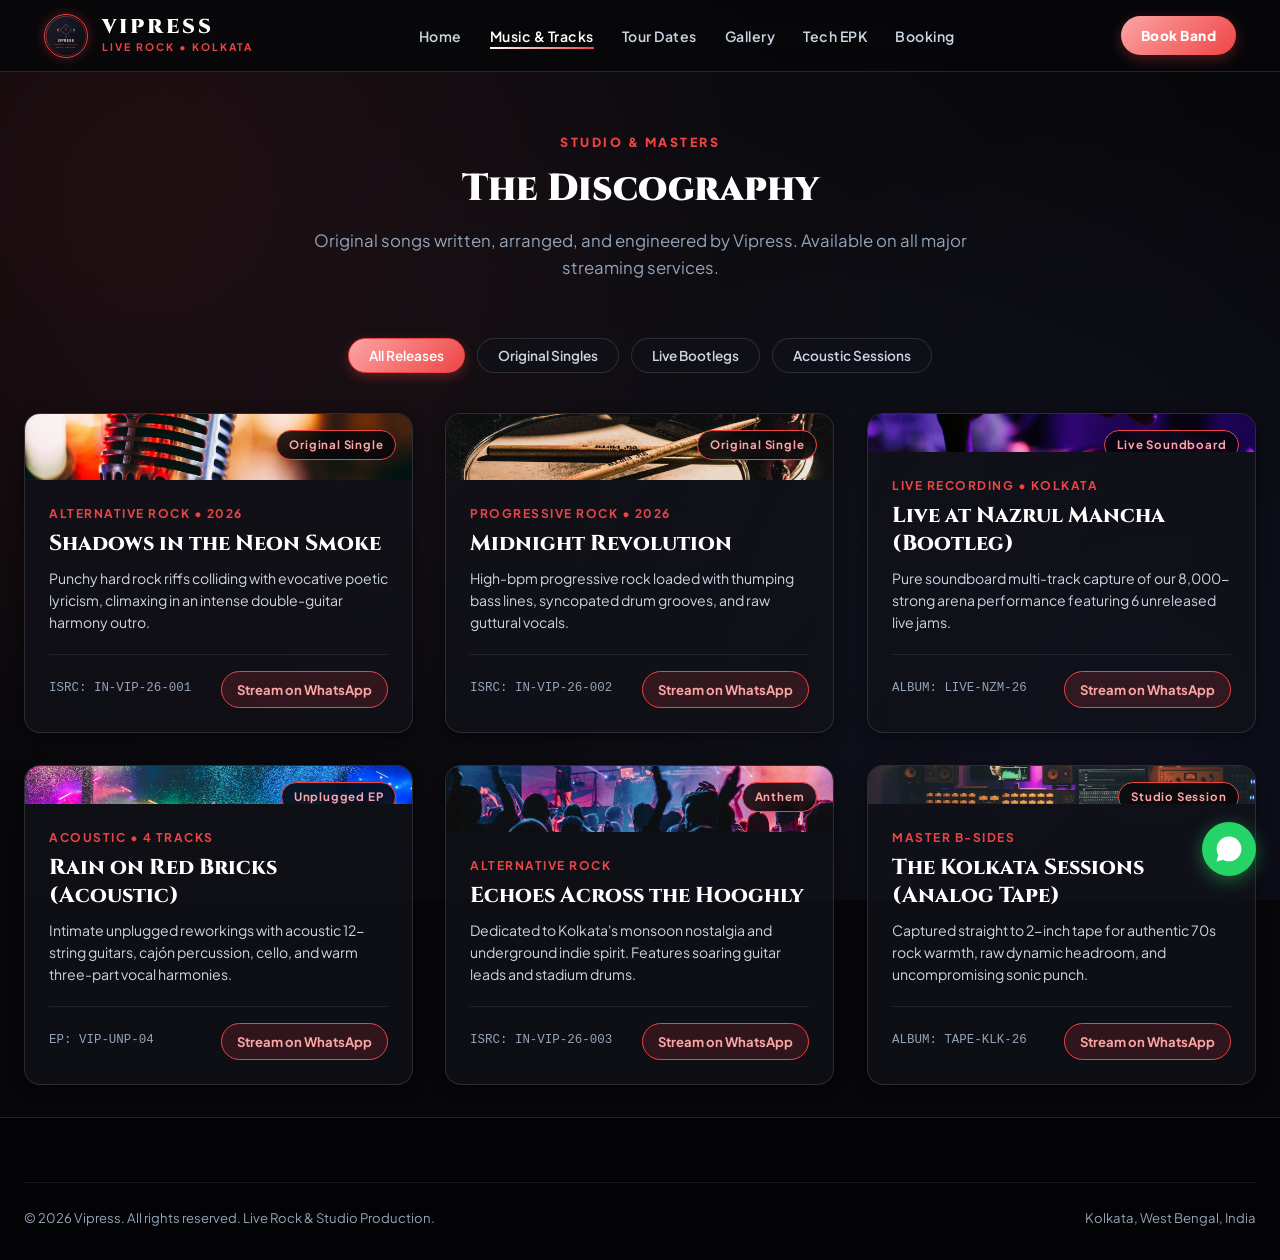
<file: music.html>
<!DOCTYPE html>
<html lang="en">
<head>
  <meta charset="UTF-8">
  <meta name="viewport" content="width=device-width, initial-scale=1.0">
  <title>Discography & Studio Releases — Vipress Kolkata</title>
  <meta name="description" content="Listen to original alternative rock releases, studio master recordings, and live acoustic sessions by Vipress Kolkata.">

  <!-- Favicons -->
  <link rel="icon" type="image/svg+xml" href="assets/images/favicon.svg">
  <link rel="icon" type="image/png" sizes="32x32" href="assets/images/favicon-32x32.png">
  <link rel="apple-touch-icon" href="assets/images/apple-touch-icon.png">

  <!-- Google Fonts -->
  <link rel="preconnect" href="https://fonts.googleapis.com">
  <link rel="preconnect" href="https://fonts.gstatic.com" crossorigin>
  <link href="https://fonts.googleapis.com/css2?family=Cinzel:wght@700;800;900&family=Plus+Jakarta+Sans:wght@400;500;600;700;800&display=swap" rel="stylesheet">

  <!-- Stylesheet -->
  <link rel="stylesheet" href="css/style.css">
</head>
<body>

  <!-- Navigation Header -->
  <header class="site-header">
    <div class="nav-container">
      <a href="index.html" class="brand-link">
        <img src="assets/images/logo.svg" alt="Vipress Band Logo" class="brand-logo-img">
        <div class="brand-text">
          <span class="brand-title">VIPRESS</span>
          <span class="brand-sub">LIVE ROCK &#8226; KOLKATA</span>
        </div>
      </a>

      <nav class="nav-desktop">
        <ul class="nav-links">
          <li><a href="index.html" class="nav-link">Home</a></li>
          <li><a href="music.html" class="nav-link active">Music & Tracks</a></li>
          <li><a href="tour.html" class="nav-link">Tour Dates</a></li>
          <li><a href="gallery.html" class="nav-link">Gallery</a></li>
          <li><a href="epk.html" class="nav-link">Tech EPK</a></li>
          <li><a href="contact.html" class="nav-link">Booking</a></li>
        </ul>
      </nav>

      <div class="nav-actions">
        <a href="https://wa.me/917003823006" class="btn-cta-pill" target="_blank">Book Band</a>
        <button class="hamburger-toggle" aria-label="Toggle navigation menu" aria-expanded="false">
          <svg width="24" height="24" viewBox="0 0 24 24" fill="none" stroke="currentColor" stroke-width="2">
            <line x1="3" y1="12" x2="21" y2="12"></line>
            <line x1="3" y1="6" x2="21" y2="6"></line>
            <line x1="3" y1="18" x2="21" y2="18"></line>
          </svg>
        </button>
      </div>
    </div>
  </header>

  <!-- Mobile Drawer -->
  <div class="mobile-drawer">
    <ul class="mobile-drawer-links">
      <li><a href="index.html" class="mobile-drawer-link">Home</a></li>
      <li><a href="music.html" class="mobile-drawer-link active">Music & Tracks</a></li>
      <li><a href="tour.html" class="mobile-drawer-link">Tour Dates</a></li>
      <li><a href="gallery.html" class="mobile-drawer-link">Gallery</a></li>
      <li><a href="epk.html" class="mobile-drawer-link">Tech EPK & Rider</a></li>
      <li><a href="contact.html" class="mobile-drawer-link">Concert Booking</a></li>
    </ul>
    <div class="mobile-drawer-cta">
      <a href="https://wa.me/917003823006" class="btn-hero-primary" target="_blank">WhatsApp Gig Booking</a>
      <a href="tel:+917003823006" class="btn-hero-secondary">Call: +91 70038 23006</a>
    </div>
  </div>

  <!-- Page Banner -->
  <section class="section" style="padding-top: 8rem; padding-bottom: 2rem;">
    <div class="container">
      <div class="section-header glide-in">
        <span class="section-tag">Studio & Masters</span>
        <h1 class="section-title">The Discography</h1>
        <p class="section-subtitle">Original songs written, arranged, and engineered by Vipress. Available on all major streaming services.</p>
      </div>

      <!-- Horizontal Filter Rail -->
      <div class="filter-rail-wrap glide-in">
        <button class="filter-btn active" data-filter="all">All Releases</button>
        <button class="filter-btn" data-filter="singles">Original Singles</button>
        <button class="filter-btn" data-filter="live">Live Bootlegs</button>
        <button class="filter-btn" data-filter="acoustic">Acoustic Sessions</button>
      </div>

      <!-- Showcase Grid -->
      <div class="showcase-grid">
        <!-- Item 1 -->
        <div class="showcase-card gallery-item glide-in stagger-1" data-category="singles">
          <div class="showcase-image-wrap">
            <img src="assets/images/rock-electric-guitar-solo.jpg" alt="Neon Smoke Single" class="showcase-img">
            <span class="showcase-badge">Original Single</span>
          </div>
          <div class="showcase-body">
            <span class="showcase-category">Alternative Rock &#8226; 2026</span>
            <h3 class="showcase-title">Shadows in the Neon Smoke</h3>
            <p class="showcase-desc">Punchy hard rock riffs colliding with evocative poetic lyricism, climaxing in an intense double-guitar harmony outro.</p>
            <div class="showcase-footer">
              <span class="item-sku">ISRC: IN-VIP-26-001</span>
              <a href="https://wa.me/917003823006?text=Requesting%20Track%20Audio%20Sample:%20Shadows%20in%20the%20Neon%20Smoke" class="btn-card-inquire" target="_blank">Stream on WhatsApp</a>
            </div>
          </div>
        </div>

        <!-- Item 2 -->
        <div class="showcase-card gallery-item glide-in stagger-2" data-category="singles">
          <div class="showcase-image-wrap">
            <img src="assets/images/rock-drummer-cymbals.jpg" alt="Midnight Revolution Single" class="showcase-img">
            <span class="showcase-badge">Original Single</span>
          </div>
          <div class="showcase-body">
            <span class="showcase-category">Progressive Rock &#8226; 2026</span>
            <h3 class="showcase-title">Midnight Revolution</h3>
            <p class="showcase-desc">High-bpm progressive rock loaded with thumping bass lines, syncopated drum grooves, and raw guttural vocals.</p>
            <div class="showcase-footer">
              <span class="item-sku">ISRC: IN-VIP-26-002</span>
              <a href="https://wa.me/917003823006?text=Requesting%20Track%20Audio%20Sample:%20Midnight%20Revolution" class="btn-card-inquire" target="_blank">Stream on WhatsApp</a>
            </div>
          </div>
        </div>

        <!-- Item 3 -->
        <div class="showcase-card gallery-item glide-in stagger-3" data-category="live">
          <div class="showcase-image-wrap">
            <img src="assets/images/rock-live-concert-stage.jpg" alt="Live at Nazrul Mancha" class="showcase-img">
            <span class="showcase-badge">Live Soundboard</span>
          </div>
          <div class="showcase-body">
            <span class="showcase-category">Live Recording &#8226; Kolkata</span>
            <h3 class="showcase-title">Live at Nazrul Mancha (Bootleg)</h3>
            <p class="showcase-desc">Pure soundboard multi-track capture of our 8,000-strong arena performance featuring 6 unreleased live jams.</p>
            <div class="showcase-footer">
              <span class="item-sku">ALBUM: LIVE-NZM-26</span>
              <a href="https://wa.me/917003823006?text=Requesting%20Live%20Soundboard%20Track%20Link" class="btn-card-inquire" target="_blank">Stream on WhatsApp</a>
            </div>
          </div>
        </div>

        <!-- Item 4 -->
        <div class="showcase-card gallery-item glide-in stagger-1" data-category="acoustic">
          <div class="showcase-image-wrap">
            <img src="assets/images/rock-studio-jam-session.jpg" alt="Acoustic Unplugged Session" class="showcase-img">
            <span class="showcase-badge">Unplugged EP</span>
          </div>
          <div class="showcase-body">
            <span class="showcase-category">Acoustic &#8226; 4 Tracks</span>
            <h3 class="showcase-title">Rain on Red Bricks (Acoustic)</h3>
            <p class="showcase-desc">Intimate unplugged reworkings with acoustic 12-string guitars, cajón percussion, cello, and warm three-part vocal harmonies.</p>
            <div class="showcase-footer">
              <span class="item-sku">EP: VIP-UNP-04</span>
              <a href="https://wa.me/917003823006?text=Requesting%20Acoustic%20Session%20Tracks" class="btn-card-inquire" target="_blank">Stream on WhatsApp</a>
            </div>
          </div>
        </div>

        <!-- Item 5 -->
        <div class="showcase-card gallery-item glide-in stagger-2" data-category="singles">
          <div class="showcase-image-wrap">
            <img src="assets/images/rock-vocalist-microphone.jpg" alt="Echoes in the Rain" class="showcase-img">
            <span class="showcase-badge">Anthem</span>
          </div>
          <div class="showcase-body">
            <span class="showcase-category">Alternative Rock</span>
            <h3 class="showcase-title">Echoes Across the Hooghly</h3>
            <p class="showcase-desc">Dedicated to Kolkata's monsoon nostalgia and underground indie spirit. Features soaring guitar leads and stadium drums.</p>
            <div class="showcase-footer">
              <span class="item-sku">ISRC: IN-VIP-26-003</span>
              <a href="https://wa.me/917003823006?text=Requesting%20Track:%20Echoes%20Across%20the%20Hooghly" class="btn-card-inquire" target="_blank">Stream on WhatsApp</a>
            </div>
          </div>
        </div>

        <!-- Item 6 -->
        <div class="showcase-card gallery-item glide-in stagger-3" data-category="live">
          <div class="showcase-image-wrap">
            <img src="assets/images/rock-studio-recording-console.jpg" alt="Studio Master B-Sides" class="showcase-img">
            <span class="showcase-badge">Studio Session</span>
          </div>
          <div class="showcase-body">
            <span class="showcase-category">Master B-Sides</span>
            <h3 class="showcase-title">The Kolkata Sessions (Analog Tape)</h3>
            <p class="showcase-desc">Captured straight to 2-inch tape for authentic 70s rock warmth, raw dynamic headroom, and uncompromising sonic punch.</p>
            <div class="showcase-footer">
              <span class="item-sku">ALBUM: TAPE-KLK-26</span>
              <a href="https://wa.me/917003823006?text=Requesting%20Analog%20Tape%20Masters" class="btn-card-inquire" target="_blank">Stream on WhatsApp</a>
            </div>
          </div>
        </div>
      </div>
    </div>
  </section>

  <!-- Footer -->
  <footer class="site-footer">
    <div class="container">
      <div class="footer-bottom">
        <div>&copy; 2026 Vipress. All rights reserved. Live Rock & Studio Production.</div>
        <div>Kolkata, West Bengal, India</div>
      </div>
    </div>
  </footer>

  <a href="https://wa.me/917003823006" class="floating-wa-btn" aria-label="Chat on WhatsApp" target="_blank">
    <svg width="30" height="30" viewBox="0 0 24 24" fill="currentColor"><path d="M12.04 2C6.58 2 2.13 6.45 2.13 11.91C2.13 13.66 2.59 15.36 3.45 16.86L2.05 22L7.3 20.62C8.75 21.41 10.38 21.83 12.04 21.83C17.5 21.83 21.95 17.38 21.95 11.92C21.95 9.27 20.92 6.78 19.05 4.91C17.18 3.03 14.69 2 12.04 2Z"/></svg>
  </a>

  <script src="js/main.js"></script>
</body>
</html>
</file>
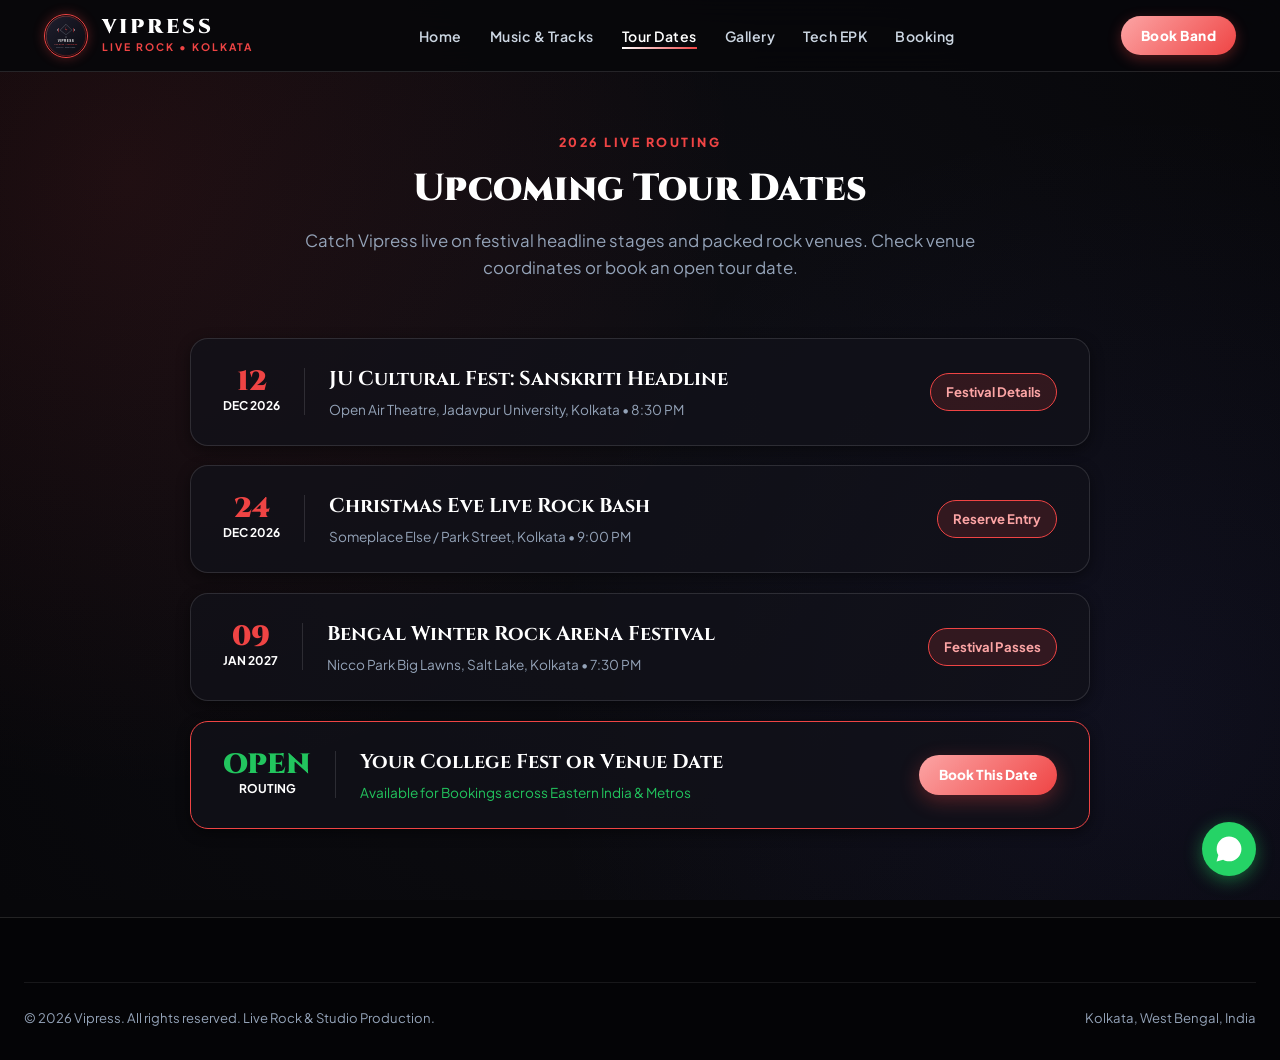
<file: tour.html>
<!DOCTYPE html>
<html lang="en">
<head>
  <meta charset="UTF-8">
  <meta name="viewport" content="width=device-width, initial-scale=1.0">
  <title>Tour Dates & Live Concerts — Vipress Kolkata</title>
  <meta name="description" content="Catch Vipress live on tour! Upcoming concerts, college festival headlines, club gigs, and arena appearances across Kolkata and India.">

  <!-- Favicons -->
  <link rel="icon" type="image/svg+xml" href="assets/images/favicon.svg">
  <link rel="icon" type="image/png" sizes="32x32" href="assets/images/favicon-32x32.png">
  <link rel="apple-touch-icon" href="assets/images/apple-touch-icon.png">

  <!-- Google Fonts -->
  <link rel="preconnect" href="https://fonts.googleapis.com">
  <link rel="preconnect" href="https://fonts.gstatic.com" crossorigin>
  <link href="https://fonts.googleapis.com/css2?family=Cinzel:wght@700;800;900&family=Plus+Jakarta+Sans:wght@400;500;600;700;800&display=swap" rel="stylesheet">

  <!-- Stylesheet -->
  <link rel="stylesheet" href="css/style.css">
</head>
<body>

  <!-- Navigation Header -->
  <header class="site-header">
    <div class="nav-container">
      <a href="index.html" class="brand-link">
        <img src="assets/images/logo.svg" alt="Vipress Band Logo" class="brand-logo-img">
        <div class="brand-text">
          <span class="brand-title">VIPRESS</span>
          <span class="brand-sub">LIVE ROCK &#8226; KOLKATA</span>
        </div>
      </a>

      <nav class="nav-desktop">
        <ul class="nav-links">
          <li><a href="index.html" class="nav-link">Home</a></li>
          <li><a href="music.html" class="nav-link">Music & Tracks</a></li>
          <li><a href="tour.html" class="nav-link active">Tour Dates</a></li>
          <li><a href="gallery.html" class="nav-link">Gallery</a></li>
          <li><a href="epk.html" class="nav-link">Tech EPK</a></li>
          <li><a href="contact.html" class="nav-link">Booking</a></li>
        </ul>
      </nav>

      <div class="nav-actions">
        <a href="https://wa.me/917003823006" class="btn-cta-pill" target="_blank">Book Band</a>
        <button class="hamburger-toggle" aria-label="Toggle navigation menu" aria-expanded="false">
          <svg width="24" height="24" viewBox="0 0 24 24" fill="none" stroke="currentColor" stroke-width="2">
            <line x1="3" y1="12" x2="21" y2="12"></line>
            <line x1="3" y1="6" x2="21" y2="6"></line>
            <line x1="3" y1="18" x2="21" y2="18"></line>
          </svg>
        </button>
      </div>
    </div>
  </header>

  <!-- Mobile Drawer -->
  <div class="mobile-drawer">
    <ul class="mobile-drawer-links">
      <li><a href="index.html" class="mobile-drawer-link">Home</a></li>
      <li><a href="music.html" class="mobile-drawer-link">Music & Tracks</a></li>
      <li><a href="tour.html" class="mobile-drawer-link active">Tour Dates</a></li>
      <li><a href="gallery.html" class="mobile-drawer-link">Gallery</a></li>
      <li><a href="epk.html" class="mobile-drawer-link">Tech EPK & Rider</a></li>
      <li><a href="contact.html" class="mobile-drawer-link">Concert Booking</a></li>
    </ul>
    <div class="mobile-drawer-cta">
      <a href="https://wa.me/917003823006" class="btn-hero-primary" target="_blank">WhatsApp Gig Booking</a>
      <a href="tel:+917003823006" class="btn-hero-secondary">Call: +91 70038 23006</a>
    </div>
  </div>

  <!-- Page Banner -->
  <section class="section" style="padding-top: 8rem; padding-bottom: 2rem;">
    <div class="container">
      <div class="section-header glide-in">
        <span class="section-tag">2026 Live Routing</span>
        <h1 class="section-title">Upcoming Tour Dates</h1>
        <p class="section-subtitle">Catch Vipress live on festival headline stages and packed rock venues. Check venue coordinates or book an open tour date.</p>
      </div>

      <!-- Tour List -->
      <div style="display: flex; flex-direction: column; gap: 1.25rem; max-width: 900px; margin: 0 auto 3.5rem;">
        <!-- Gig 1 -->
        <div class="showcase-card glide-in stagger-1" style="flex-direction: row; align-items: center; justify-content: space-between; padding: 1.5rem 2rem; flex-wrap: wrap; gap: 1rem;">
          <div style="display: flex; align-items: center; gap: 1.5rem;">
            <div style="text-align: center; min-width: 65px; border-right: 1px solid var(--border-subtle); padding-right: 1.5rem;">
              <div style="font-family: var(--font-serif); font-size: 1.75rem; font-weight: 900; color: var(--crimson-neon); line-height: 1;">12</div>
              <div style="font-size: 0.75rem; font-weight: 700; color: #fff; text-transform: uppercase;">DEC 2026</div>
            </div>
            <div>
              <h3 style="font-family: var(--font-serif); font-size: 1.25rem; color: #fff; margin-bottom: 0.25rem;">JU Cultural Fest: Sanskriti Headline</h3>
              <p style="font-size: 0.85rem; color: var(--text-muted);">Open Air Theatre, Jadavpur University, Kolkata &#8226; 8:30 PM</p>
            </div>
          </div>
          <div>
            <a href="https://wa.me/917003823006?text=Inquiring%20about%20Sanskriti%20Fest%20Guestlist%20Passes" class="btn-card-inquire" target="_blank">Festival Details</a>
          </div>
        </div>

        <!-- Gig 2 -->
        <div class="showcase-card glide-in stagger-2" style="flex-direction: row; align-items: center; justify-content: space-between; padding: 1.5rem 2rem; flex-wrap: wrap; gap: 1rem;">
          <div style="display: flex; align-items: center; gap: 1.5rem;">
            <div style="text-align: center; min-width: 65px; border-right: 1px solid var(--border-subtle); padding-right: 1.5rem;">
              <div style="font-family: var(--font-serif); font-size: 1.75rem; font-weight: 900; color: var(--crimson-neon); line-height: 1;">24</div>
              <div style="font-size: 0.75rem; font-weight: 700; color: #fff; text-transform: uppercase;">DEC 2026</div>
            </div>
            <div>
              <h3 style="font-family: var(--font-serif); font-size: 1.25rem; color: #fff; margin-bottom: 0.25rem;">Christmas Eve Live Rock Bash</h3>
              <p style="font-size: 0.85rem; color: var(--text-muted);">Someplace Else / Park Street, Kolkata &#8226; 9:00 PM</p>
            </div>
          </div>
          <div>
            <a href="https://wa.me/917003823006?text=Table%20Reservation%20Inquiry%20for%20Park%20Street%20Gig" class="btn-card-inquire" target="_blank">Reserve Entry</a>
          </div>
        </div>

        <!-- Gig 3 -->
        <div class="showcase-card glide-in stagger-3" style="flex-direction: row; align-items: center; justify-content: space-between; padding: 1.5rem 2rem; flex-wrap: wrap; gap: 1rem;">
          <div style="display: flex; align-items: center; gap: 1.5rem;">
            <div style="text-align: center; min-width: 65px; border-right: 1px solid var(--border-subtle); padding-right: 1.5rem;">
              <div style="font-family: var(--font-serif); font-size: 1.75rem; font-weight: 900; color: var(--crimson-neon); line-height: 1;">09</div>
              <div style="font-size: 0.75rem; font-weight: 700; color: #fff; text-transform: uppercase;">JAN 2027</div>
            </div>
            <div>
              <h3 style="font-family: var(--font-serif); font-size: 1.25rem; color: #fff; margin-bottom: 0.25rem;">Bengal Winter Rock Arena Festival</h3>
              <p style="font-size: 0.85rem; color: var(--text-muted);">Nicco Park Big Lawns, Salt Lake, Kolkata &#8226; 7:30 PM</p>
            </div>
          </div>
          <div>
            <a href="https://wa.me/917003823006?text=Festival%20Passes%20for%20Winter%20Rock%20Arena" class="btn-card-inquire" target="_blank">Festival Passes</a>
          </div>
        </div>

        <!-- Gig 4 -->
        <div class="showcase-card glide-in stagger-1" style="flex-direction: row; align-items: center; justify-content: space-between; padding: 1.5rem 2rem; flex-wrap: wrap; gap: 1rem; border-color: var(--crimson-neon);">
          <div style="display: flex; align-items: center; gap: 1.5rem;">
            <div style="text-align: center; min-width: 65px; border-right: 1px solid var(--border-subtle); padding-right: 1.5rem;">
              <div style="font-family: var(--font-serif); font-size: 1.75rem; font-weight: 900; color: #22c55e; line-height: 1;">OPEN</div>
              <div style="font-size: 0.75rem; font-weight: 700; color: #fff; text-transform: uppercase;">ROUTING</div>
            </div>
            <div>
              <h3 style="font-family: var(--font-serif); font-size: 1.25rem; color: #fff; margin-bottom: 0.25rem;">Your College Fest or Venue Date</h3>
              <p style="font-size: 0.85rem; color: #22c55e;">Available for Bookings across Eastern India & Metros</p>
            </div>
          </div>
          <div>
            <a href="https://wa.me/917003823006?text=Booking%20Inquiry%20for%20Open%20Tour%20Date" class="btn-hero-primary" style="padding: 0.55rem 1.25rem; font-size: 0.85rem;" target="_blank">Book This Date</a>
          </div>
        </div>
      </div>
    </div>
  </section>

  <!-- Footer -->
  <footer class="site-footer">
    <div class="container">
      <div class="footer-bottom">
        <div>&copy; 2026 Vipress. All rights reserved. Live Rock & Studio Production.</div>
        <div>Kolkata, West Bengal, India</div>
      </div>
    </div>
  </footer>

  <a href="https://wa.me/917003823006" class="floating-wa-btn" aria-label="Chat on WhatsApp" target="_blank">
    <svg width="30" height="30" viewBox="0 0 24 24" fill="currentColor"><path d="M12.04 2C6.58 2 2.13 6.45 2.13 11.91C2.13 13.66 2.59 15.36 3.45 16.86L2.05 22L7.3 20.62C8.75 21.41 10.38 21.83 12.04 21.83C17.5 21.83 21.95 17.38 21.95 11.92C21.95 9.27 20.92 6.78 19.05 4.91C17.18 3.03 14.69 2 12.04 2Z"/></svg>
  </a>

  <script src="js/main.js"></script>
</body>
</html>
</file>
<file: css/style.css>
/* ==========================================================================
   Vipress — Live Rock & Recording Studio Official EPK
   Archetype: High-Energy Rock & Studio (Stage Noir & Crimson Neon)
   ========================================================================== */

:root {
  --bg-stage-dark: #07070a;
  --bg-stage-surface: #0f0f15;
  --bg-card: rgba(18, 18, 26, 0.75);
  --bg-card-hover: rgba(28, 28, 40, 0.9);
  --crimson-neon: #ef4444;
  --crimson-light: #fca5a5;
  --crimson-glow: rgba(239, 68, 68, 0.32);
  --text-primary: #f8fafc;
  --text-secondary: #cbd5e1;
  --text-muted: #94a3b8;
  --border-subtle: rgba(248, 250, 252, 0.12);
  --border-crimson: rgba(239, 68, 68, 0.38);
  --nav-bg: rgba(7, 7, 10, 0.9);
  --font-serif: 'Cinzel', 'Arial Black', Impact, sans-serif;
  --font-sans: 'Plus Jakarta Sans', -apple-system, BlinkMacSystemFont, 'Segoe UI', Roboto, sans-serif;
  --transition: all 0.35s cubic-bezier(0.16, 1, 0.3, 1);
  --shadow-sm: 0 4px 14px rgba(0, 0, 0, 0.45);
  --shadow-lg: 0 16px 40px rgba(0, 0, 0, 0.7), 0 0 28px rgba(239, 68, 68, 0.1);
}

*, *::before, *::after {
  box-sizing: border-box;
  margin: 0;
  padding: 0;
}

html {
  font-size: 16px;
  scroll-behavior: smooth;
  -webkit-font-smoothing: antialiased;
  -moz-osx-font-smoothing: grayscale;
}

body {
  font-family: var(--font-sans);
  background-color: var(--bg-stage-dark);
  color: var(--text-primary);
  line-height: 1.6;
  overflow-x: hidden;
  position: relative;
}

/* Stage Atmosphere Lighting */
body::before {
  content: '';
  position: fixed;
  top: 0;
  left: 0;
  width: 100vw;
  height: 100vh;
  background: 
    radial-gradient(circle at 10% 20%, rgba(239, 68, 68, 0.1) 0%, transparent 45%),
    radial-gradient(circle at 90% 80%, rgba(99, 102, 241, 0.08) 0%, transparent 45%),
    radial-gradient(circle at 50% 50%, rgba(15, 15, 21, 0.95) 0%, #07070a 100%);
  pointer-events: none;
  z-index: -1;
}

/* ==========================================================================
   Navigation Bar
   ========================================================================== */
.site-header {
  position: fixed;
  top: 0;
  left: 0;
  width: 100%;
  z-index: 1000;
  background: var(--nav-bg);
  backdrop-filter: blur(16px);
  -webkit-backdrop-filter: blur(16px);
  border-bottom: 1px solid var(--border-subtle);
  transition: var(--transition);
}

.nav-container {
  max-width: 1240px;
  margin: 0 auto;
  padding: 0.85rem 1.5rem;
  display: flex;
  align-items: center;
  justify-content: space-between;
}

.brand-link {
  display: flex;
  align-items: center;
  gap: 0.85rem;
  text-decoration: none;
  color: var(--text-primary);
}

.brand-logo-img {
  width: 44px;
  height: 44px;
  border-radius: 50%;
  object-fit: cover;
  border: 1.5px solid var(--crimson-neon);
  box-shadow: 0 0 12px var(--crimson-glow);
}

.brand-text {
  display: flex;
  flex-direction: column;
}

.brand-title {
  font-family: var(--font-serif);
  font-size: 1.25rem;
  font-weight: 900;
  letter-spacing: 3px;
  color: #ffffff;
  line-height: 1.2;
}

.brand-sub {
  font-size: 0.65rem;
  letter-spacing: 2px;
  color: var(--crimson-neon);
  text-transform: uppercase;
  font-weight: 700;
}

.nav-links {
  display: flex;
  align-items: center;
  gap: 1.75rem;
  list-style: none;
}

.nav-link {
  text-decoration: none;
  font-size: 0.88rem;
  font-weight: 600;
  letter-spacing: 0.5px;
  color: var(--text-secondary);
  transition: var(--transition);
  position: relative;
  padding: 0.25rem 0;
}

.nav-link:hover,
.nav-link.active {
  color: #ffffff;
}

.nav-link::after {
  content: '';
  position: absolute;
  bottom: 0;
  left: 0;
  width: 0;
  height: 2px;
  background: linear-gradient(90deg, #ffffff, var(--crimson-neon));
  transition: var(--transition);
}

.nav-link:hover::after,
.nav-link.active::after {
  width: 100%;
}

.nav-actions {
  display: flex;
  align-items: center;
  gap: 1rem;
}

.btn-cta-pill {
  display: inline-flex;
  align-items: center;
  gap: 0.5rem;
  padding: 0.55rem 1.25rem;
  background: linear-gradient(135deg, #fca5a5 0%, #ef4444 100%);
  color: #ffffff;
  font-size: 0.85rem;
  font-weight: 800;
  letter-spacing: 0.5px;
  text-decoration: none;
  border-radius: 999px;
  box-shadow: 0 4px 14px var(--crimson-glow);
  transition: var(--transition);
}

.btn-cta-pill:hover {
  transform: translateY(-2px);
  box-shadow: 0 6px 20px rgba(239, 68, 68, 0.5);
}

.hamburger-toggle {
  display: none;
  background: rgba(255, 255, 255, 0.08);
  border: 1px solid var(--border-subtle);
  color: var(--text-primary);
  width: 40px;
  height: 40px;
  border-radius: 50%;
  cursor: pointer;
  align-items: center;
  justify-content: center;
  transition: var(--transition);
}

.hamburger-toggle:hover {
  background: rgba(255, 255, 255, 0.16);
}

/* Mobile Drawer */
.mobile-drawer {
  position: fixed;
  top: 66px;
  left: 0;
  width: 100%;
  height: calc(100dvh - 66px);
  background: rgba(7, 7, 10, 0.98);
  backdrop-filter: blur(20px);
  -webkit-backdrop-filter: blur(20px);
  z-index: 999;
  padding: 2rem 1.5rem;
  display: flex;
  flex-direction: column;
  justify-content: space-between;
  transform: translateX(-100%);
  transition: transform 0.4s cubic-bezier(0.16, 1, 0.3, 1);
  overflow-y: auto;
}

.mobile-drawer.active {
  transform: translateX(0);
}

.mobile-drawer-links {
  list-style: none;
  display: flex;
  flex-direction: column;
  gap: 1.25rem;
}

.mobile-drawer-link {
  font-family: var(--font-serif);
  font-size: 1.45rem;
  color: var(--text-primary);
  text-decoration: none;
  display: block;
  padding: 0.5rem 0;
  border-bottom: 1px solid rgba(255, 255, 255, 0.08);
  transition: var(--transition);
}

.mobile-drawer-link:hover,
.mobile-drawer-link.active {
  color: var(--crimson-neon);
  padding-left: 0.5rem;
}

.mobile-drawer-cta {
  display: flex;
  flex-direction: column;
  gap: 1rem;
  padding-top: 1.5rem;
}

/* ==========================================================================
   Hero Section with 16:9 Video
   ========================================================================== */
.hero-section {
  position: relative;
  min-height: 94vh;
  display: flex;
  align-items: center;
  padding: 7rem 1.5rem 3.5rem;
  overflow: hidden;
}

.hero-video-bg {
  position: absolute;
  top: 0;
  left: 0;
  width: 100%;
  height: 100%;
  object-fit: cover;
  z-index: 0;
  opacity: 0.45;
  filter: contrast(1.15) brightness(0.9);
}

.hero-overlay {
  position: absolute;
  top: 0;
  left: 0;
  width: 100%;
  height: 100%;
  background: linear-gradient(
    180deg,
    rgba(7, 7, 10, 0.72) 0%,
    rgba(7, 7, 10, 0.88) 60%,
    rgba(7, 7, 10, 1) 100%
  );
  z-index: 1;
}

.hero-container {
  position: relative;
  z-index: 2;
  max-width: 1240px;
  margin: 0 auto;
  width: 100%;
}

.hero-content {
  max-width: 800px;
}

.hero-badge {
  display: inline-flex;
  align-items: center;
  gap: 0.65rem;
  padding: 0.4rem 1rem;
  background: rgba(18, 18, 26, 0.85);
  border: 1px solid var(--border-crimson);
  border-radius: 999px;
  font-size: 0.78rem;
  font-weight: 700;
  letter-spacing: 1.2px;
  color: var(--crimson-light);
  text-transform: uppercase;
  margin-bottom: 1.25rem;
  box-shadow: 0 4px 14px rgba(0, 0, 0, 0.3);
}

.live-beacon {
  width: 8px;
  height: 8px;
  background: #22c55e;
  border-radius: 50%;
  box-shadow: 0 0 10px #22c55e;
  animation: beaconPulse 2s infinite ease-in-out;
}

@keyframes beaconPulse {
  0%, 100% { opacity: 1; transform: scale(1); }
  50% { opacity: 0.4; transform: scale(0.85); }
}

.hero-title {
  font-family: var(--font-serif);
  font-size: 3.35rem;
  font-weight: 900;
  line-height: 1.15;
  letter-spacing: 1px;
  color: #ffffff;
  margin-bottom: 1.25rem;
  text-shadow: 0 2px 20px rgba(0, 0, 0, 0.6);
}

.hero-title .highlight-crimson {
  color: var(--crimson-neon);
  background: linear-gradient(135deg, #ffffff 0%, #fca5a5 40%, #ef4444 100%);
  -webkit-background-clip: text;
  -webkit-text-fill-color: transparent;
}

.dynamic-typewriter {
  border-right: 2px solid var(--crimson-neon);
  padding-right: 4px;
  animation: blinkCursor 0.8s infinite;
}

@keyframes blinkCursor {
  0%, 100% { border-color: var(--crimson-neon); }
  50% { border-color: transparent; }
}

.hero-description {
  font-size: 1.15rem;
  line-height: 1.65;
  color: var(--text-secondary);
  margin-bottom: 2rem;
  max-width: 700px;
}

.hero-buttons {
  display: flex;
  align-items: center;
  gap: 1rem;
  margin-bottom: 3rem;
  flex-wrap: wrap;
}

.btn-hero-primary {
  display: inline-flex;
  align-items: center;
  justify-content: center;
  gap: 0.65rem;
  background: linear-gradient(135deg, #fca5a5 0%, #ef4444 100%);
  color: #ffffff;
  font-weight: 800;
  font-size: 0.95rem;
  padding: 0.85rem 1.85rem;
  border-radius: 999px;
  text-decoration: none;
  box-shadow: 0 6px 20px var(--crimson-glow);
  transition: var(--transition);
}

.btn-hero-primary:hover {
  transform: translateY(-3px);
  box-shadow: 0 10px 28px rgba(239, 68, 68, 0.55);
}

.btn-hero-secondary {
  display: inline-flex;
  align-items: center;
  justify-content: center;
  gap: 0.65rem;
  background: rgba(255, 255, 255, 0.08);
  border: 1px solid var(--border-subtle);
  color: var(--text-primary);
  font-weight: 600;
  font-size: 0.95rem;
  padding: 0.85rem 1.85rem;
  border-radius: 999px;
  text-decoration: none;
  transition: var(--transition);
  backdrop-filter: blur(8px);
}

.btn-hero-secondary:hover {
  background: rgba(255, 255, 255, 0.16);
  border-color: var(--crimson-neon);
  transform: translateY(-2px);
}

/* Video Control Button */
.video-control-btn {
  position: absolute;
  bottom: 2rem;
  right: 2rem;
  width: 38px;
  height: 38px;
  border-radius: 50%;
  background: rgba(7, 7, 10, 0.7);
  border: 1px solid var(--border-subtle);
  color: var(--text-primary);
  display: flex;
  align-items: center;
  justify-content: center;
  cursor: pointer;
  z-index: 10;
  transition: var(--transition);
}

.video-control-btn:hover {
  background: rgba(255, 255, 255, 0.2);
}

/* Telemetry Stats Grid */
.telemetry-grid {
  display: grid;
  grid-template-columns: repeat(4, 1fr);
  gap: 1.25rem;
  max-width: 1000px;
}

.hero-stat-card {
  background: var(--bg-card);
  backdrop-filter: blur(12px);
  border: 1px solid var(--border-subtle);
  border-radius: 14px;
  padding: 1.15rem 1.25rem;
  transition: var(--transition);
}

.hero-stat-card:hover {
  transform: translateY(-3px);
  border-color: var(--crimson-neon);
  background: var(--bg-card-hover);
}

.stat-number-wrap {
  font-family: var(--font-serif);
  font-size: 2rem;
  font-weight: 900;
  color: #ffffff;
  line-height: 1.1;
  margin-bottom: 0.35rem;
  display: flex;
  align-items: baseline;
  gap: 0.2rem;
}

.stat-suffix {
  color: var(--crimson-neon);
  font-size: 1.25rem;
}

.stat-label {
  font-size: 0.8rem;
  color: var(--text-muted);
  letter-spacing: 0.5px;
  line-height: 1.3;
}

/* ==========================================================================
   Sections & Layout
   ========================================================================== */
.section {
  padding: 5.5rem 1.5rem;
  position: relative;
}

.section-alt {
  background: rgba(15, 15, 21, 0.5);
  border-top: 1px solid var(--border-subtle);
  border-bottom: 1px solid var(--border-subtle);
}

.container {
  max-width: 1240px;
  margin: 0 auto;
}

.section-header {
  text-align: center;
  max-width: 720px;
  margin: 0 auto 3.5rem;
}

.section-tag {
  display: inline-block;
  font-size: 0.78rem;
  font-weight: 800;
  letter-spacing: 2.5px;
  color: var(--crimson-neon);
  text-transform: uppercase;
  margin-bottom: 0.75rem;
}

.section-title {
  font-family: var(--font-serif);
  font-size: 2.35rem;
  font-weight: 900;
  line-height: 1.25;
  color: #ffffff;
  margin-bottom: 1rem;
}

.section-subtitle {
  font-size: 1.05rem;
  color: var(--text-muted);
  line-height: 1.6;
}

/* ==========================================================================
   Glide-In Scroll Animations (IntersectionObserver)
   ========================================================================== */
.glide-in {
  opacity: 0;
  transform: translateY(28px);
  transition: opacity 0.85s cubic-bezier(0.16, 1, 0.3, 1), transform 0.85s cubic-bezier(0.16, 1, 0.3, 1);
  will-change: opacity, transform;
}

.glide-in.in-view {
  opacity: 1;
  transform: translateY(0);
}

.stagger-1 { transition-delay: 0.1s; }
.stagger-2 { transition-delay: 0.2s; }
.stagger-3 { transition-delay: 0.3s; }
.stagger-4 { transition-delay: 0.4s; }

/* ==========================================================================
   Showcase Grid & Cards
   ========================================================================== */
.showcase-grid {
  display: grid;
  grid-template-columns: repeat(3, 1fr);
  gap: 2rem;
}

.showcase-card {
  background: var(--bg-card);
  border: 1px solid var(--border-subtle);
  border-radius: 18px;
  overflow: hidden;
  display: flex;
  flex-direction: column;
  transition: var(--transition);
  box-shadow: var(--shadow-sm);
}

.showcase-card:hover {
  transform: translateY(-6px);
  border-color: var(--border-crimson);
  box-shadow: var(--shadow-lg);
}

.showcase-image-wrap {
  position: relative;
  height: 260px;
  overflow: hidden;
  background: #0f0f15;
}

.showcase-img {
  width: 100%;
  height: 100%;
  object-fit: cover;
  transition: transform 0.6s cubic-bezier(0.16, 1, 0.3, 1);
}

.showcase-card:hover .showcase-img {
  transform: scale(1.06);
}

.showcase-badge {
  position: absolute;
  top: 1rem;
  right: 1rem;
  background: rgba(7, 7, 10, 0.85);
  border: 1px solid var(--crimson-neon);
  color: var(--crimson-light);
  font-size: 0.72rem;
  font-weight: 700;
  padding: 0.3rem 0.75rem;
  border-radius: 999px;
  letter-spacing: 0.8px;
  backdrop-filter: blur(8px);
}

.showcase-body {
  padding: 1.5rem;
  display: flex;
  flex-direction: column;
  flex-grow: 1;
}

.showcase-category {
  font-size: 0.75rem;
  font-weight: 700;
  letter-spacing: 1.5px;
  color: var(--crimson-neon);
  text-transform: uppercase;
  margin-bottom: 0.4rem;
}

.showcase-title {
  font-family: var(--font-serif);
  font-size: 1.35rem;
  font-weight: 800;
  color: #ffffff;
  margin-bottom: 0.65rem;
  line-height: 1.3;
}

.showcase-desc {
  font-size: 0.88rem;
  color: var(--text-secondary);
  line-height: 1.55;
  margin-bottom: 1.25rem;
  flex-grow: 1;
}

.showcase-footer {
  display: flex;
  align-items: center;
  justify-content: space-between;
  border-top: 1px solid rgba(255, 255, 255, 0.08);
  padding-top: 1rem;
}

.item-sku {
  font-family: monospace;
  font-size: 0.78rem;
  color: var(--text-muted);
}

.btn-card-inquire {
  display: inline-flex;
  align-items: center;
  gap: 0.4rem;
  background: rgba(239, 68, 68, 0.15);
  border: 1px solid var(--crimson-neon);
  color: var(--crimson-light);
  font-size: 0.82rem;
  font-weight: 700;
  padding: 0.45rem 0.95rem;
  border-radius: 999px;
  text-decoration: none;
  transition: var(--transition);
}

.btn-card-inquire:hover {
  background: var(--crimson-neon);
  color: #ffffff;
}

/* ==========================================================================
   Interactive Live Concert & Tech Rider Estimator
   ========================================================================== */
.widget-card {
  background: var(--bg-card);
  backdrop-filter: blur(16px);
  border: 1px solid var(--border-crimson);
  border-radius: 20px;
  padding: 2.5rem;
  box-shadow: var(--shadow-lg);
  max-width: 860px;
  margin: 0 auto;
}

.calculator-grid {
  display: grid;
  grid-template-columns: 1fr 1fr;
  gap: 2rem;
}

.form-group {
  margin-bottom: 1.5rem;
}

.form-label {
  display: block;
  font-size: 0.85rem;
  font-weight: 600;
  color: var(--crimson-light);
  margin-bottom: 0.5rem;
  letter-spacing: 0.5px;
}

.form-control, .form-select {
  width: 100%;
  padding: 0.85rem 1rem;
  background: rgba(7, 7, 10, 0.85);
  border: 1px solid var(--border-subtle);
  border-radius: 10px;
  color: #ffffff;
  font-family: var(--font-sans);
  font-size: 0.92rem;
  transition: var(--transition);
}

.form-control:focus, .form-select:focus {
  outline: none;
  border-color: var(--crimson-neon);
  box-shadow: 0 0 12px var(--crimson-glow);
}

.calc-result-box {
  background: rgba(7, 7, 10, 0.7);
  border: 1px solid var(--border-subtle);
  border-radius: 14px;
  padding: 1.5rem;
  display: flex;
  flex-direction: column;
  justify-content: space-between;
}

.result-row {
  display: flex;
  justify-content: space-between;
  align-items: center;
  padding: 0.65rem 0;
  border-bottom: 1px solid rgba(255, 255, 255, 0.08);
}

.result-label {
  font-size: 0.85rem;
  color: var(--text-muted);
}

.result-value {
  font-size: 0.95rem;
  font-weight: 700;
  color: #ffffff;
}

.result-highlight {
  color: var(--crimson-neon);
  font-family: var(--font-serif);
  font-size: 1.35rem;
}

/* ==========================================================================
   Horizontal Filter Rail & Dedicated Gallery
   ========================================================================== */
.filter-rail-wrap {
  display: flex;
  justify-content: center;
  gap: 0.75rem;
  margin-bottom: 2.5rem;
  flex-wrap: wrap;
}

.filter-btn {
  background: rgba(18, 18, 26, 0.6);
  border: 1px solid var(--border-subtle);
  color: var(--text-secondary);
  font-family: var(--font-sans);
  font-size: 0.85rem;
  font-weight: 600;
  padding: 0.5rem 1.25rem;
  border-radius: 999px;
  cursor: pointer;
  transition: var(--transition);
}

.filter-btn:hover,
.filter-btn.active {
  background: linear-gradient(135deg, #fca5a5 0%, #ef4444 100%);
  color: #ffffff;
  border-color: #ef4444;
  box-shadow: 0 4px 12px var(--crimson-glow);
}

.gallery-grid {
  display: grid;
  grid-template-columns: repeat(3, 1fr);
  gap: 1.5rem;
}

.gallery-item {
  position: relative;
  height: 320px;
  border-radius: 16px;
  overflow: hidden;
  border: 1px solid var(--border-subtle);
  box-shadow: var(--shadow-sm);
  transition: var(--transition);
}

.gallery-item:hover {
  transform: translateY(-5px);
  border-color: var(--crimson-neon);
  box-shadow: var(--shadow-lg);
}

.gallery-img {
  width: 100%;
  height: 100%;
  object-fit: cover;
  transition: transform 0.5s ease;
}

.gallery-item:hover .gallery-img {
  transform: scale(1.08);
}

.gallery-caption {
  position: absolute;
  bottom: 0;
  left: 0;
  width: 100%;
  padding: 1.25rem;
  background: linear-gradient(180deg, transparent 0%, rgba(7, 7, 10, 0.95) 100%);
  color: #ffffff;
}

.gallery-cat {
  font-size: 0.72rem;
  letter-spacing: 1.5px;
  color: var(--crimson-neon);
  text-transform: uppercase;
}

.gallery-item-title {
  font-family: var(--font-serif);
  font-size: 1.1rem;
  font-weight: 700;
}

/* ==========================================================================
   Reviews / Testimonials
   ========================================================================== */
.reviews-grid {
  display: grid;
  grid-template-columns: repeat(3, 1fr);
  gap: 1.75rem;
}

.review-card {
  background: var(--bg-card);
  border: 1px solid var(--border-subtle);
  border-radius: 18px;
  padding: 1.75rem;
  display: flex;
  flex-direction: column;
  justify-content: space-between;
  transition: var(--transition);
}

.review-card:hover {
  transform: translateY(-4px);
  border-color: var(--crimson-neon);
  background: var(--bg-card-hover);
}

.review-stars {
  color: var(--crimson-neon);
  font-size: 1.15rem;
  margin-bottom: 0.85rem;
}

.review-text {
  font-size: 0.92rem;
  line-height: 1.6;
  color: var(--text-secondary);
  margin-bottom: 1.25rem;
  font-style: italic;
}

.reviewer-meta {
  display: flex;
  align-items: center;
  gap: 0.85rem;
  border-top: 1px solid rgba(255, 255, 255, 0.08);
  padding-top: 1rem;
}

.reviewer-avatar {
  width: 42px;
  height: 42px;
  border-radius: 50%;
  background: rgba(239, 68, 68, 0.15);
  border: 1px solid var(--crimson-neon);
  color: var(--crimson-light);
  display: flex;
  align-items: center;
  justify-content: center;
  font-weight: 700;
  font-size: 0.95rem;
}

.reviewer-name {
  font-weight: 700;
  font-size: 0.92rem;
  color: #ffffff;
}

.reviewer-verified {
  font-size: 0.75rem;
  color: #22c55e;
  display: flex;
  align-items: center;
  gap: 0.25rem;
}

/* ==========================================================================
   Contact Form & Studio Coordinates
   ========================================================================== */
.contact-layout {
  display: grid;
  grid-template-columns: 1fr 1fr;
  gap: 3rem;
}

.contact-info-card {
  background: var(--bg-card);
  border: 1px solid var(--border-subtle);
  border-radius: 20px;
  padding: 2.25rem;
}

.info-item {
  display: flex;
  align-items: flex-start;
  gap: 1rem;
  margin-bottom: 1.5rem;
}

.info-icon {
  width: 40px;
  height: 40px;
  border-radius: 10px;
  background: rgba(255, 255, 255, 0.08);
  border: 1px solid var(--border-subtle);
  color: var(--crimson-neon);
  display: flex;
  align-items: center;
  justify-content: center;
  flex-shrink: 0;
}

.info-title {
  font-size: 0.82rem;
  color: var(--text-muted);
  text-transform: uppercase;
  letter-spacing: 1px;
  margin-bottom: 0.25rem;
}

.info-val {
  font-size: 0.98rem;
  color: #ffffff;
  font-weight: 600;
  text-decoration: none;
}

.contact-form-card {
  background: var(--bg-card);
  border: 1px solid var(--border-subtle);
  border-radius: 20px;
  padding: 2.25rem;
}

.btn-form-submit {
  width: 100%;
  display: inline-flex;
  align-items: center;
  justify-content: center;
  gap: 0.65rem;
  background: linear-gradient(135deg, #fca5a5 0%, #ef4444 100%);
  color: #ffffff;
  font-weight: 800;
  font-size: 0.98rem;
  padding: 0.85rem 1.75rem;
  border-radius: 10px;
  border: none;
  cursor: pointer;
  box-shadow: 0 4px 16px var(--crimson-glow);
  transition: var(--transition);
}

.btn-form-submit:hover {
  transform: translateY(-2px);
  box-shadow: 0 6px 22px rgba(239, 68, 68, 0.55);
}

/* ==========================================================================
   Footer
   ========================================================================== */
.site-footer {
  background: #040406;
  border-top: 1px solid var(--border-subtle);
  padding: 4rem 1.5rem 2rem;
}

.footer-top {
  display: grid;
  grid-template-columns: 2fr 1fr 1fr 1.5fr;
  gap: 2.5rem;
  margin-bottom: 3rem;
}

.footer-desc {
  font-size: 0.88rem;
  color: var(--text-muted);
  line-height: 1.6;
  margin-top: 1rem;
  max-width: 340px;
}

.footer-h4 {
  font-family: var(--font-serif);
  font-size: 1.1rem;
  color: #ffffff;
  margin-bottom: 1.25rem;
}

.footer-links {
  list-style: none;
  display: flex;
  flex-direction: column;
  gap: 0.65rem;
}

.footer-links a {
  color: var(--text-secondary);
  text-decoration: none;
  font-size: 0.88rem;
  transition: var(--transition);
}

.footer-links a:hover {
  color: var(--crimson-neon);
  padding-left: 0.25rem;
}

.footer-bottom {
  border-top: 1px solid rgba(255, 255, 255, 0.08);
  padding-top: 1.5rem;
  display: flex;
  align-items: center;
  justify-content: space-between;
  font-size: 0.82rem;
  color: var(--text-muted);
}

/* Floating WhatsApp Button */
.floating-wa-btn {
  position: fixed;
  bottom: 24px;
  right: 24px;
  width: 54px;
  height: 54px;
  border-radius: 50%;
  background: #25d366;
  color: #ffffff;
  display: flex;
  align-items: center;
  justify-content: center;
  font-size: 1.75rem;
  box-shadow: 0 4px 18px rgba(37, 211, 102, 0.45);
  z-index: 990;
  text-decoration: none;
  transition: var(--transition);
}

.floating-wa-btn:hover {
  transform: scale(1.08) translateY(-3px);
  box-shadow: 0 6px 24px rgba(37, 211, 102, 0.6);
}

/* ==========================================================================
   CRITICAL MOBILE MANDATE (<= 768px)
   ========================================================================== */
@media screen and (max-width: 768px) {
  /* Navbar anti-overflow */
  .brand-sub,
  .btn-cta-pill,
  .header-actions,
  .nav-links {
    display: none !important;
  }

  .hamburger-toggle {
    display: flex !important;
  }

  .nav-container {
    padding: 0.75rem 1rem !important;
  }

  /* Hero Section */
  .hero-section {
    padding: 4.6rem 0.85rem 1.5rem !important;
    min-height: auto !important;
  }

  .hero-title {
    font-size: 1.85rem !important;
    line-height: 1.25 !important;
    margin-bottom: 0.85rem !important;
  }

  .hero-description {
    font-size: 0.95rem !important;
    line-height: 1.5 !important;
    margin-bottom: 1.5rem !important;
  }

  .hero-buttons {
    flex-direction: column !important;
    gap: 0.75rem !important;
    margin-bottom: 2rem !important;
  }

  /* Telemetry Stats 2x2 grid fitting above fold */
  .telemetry-grid {
    grid-template-columns: repeat(2, 1fr) !important;
    gap: 0.75rem !important;
  }

  .hero-stat-card {
    padding: 0.75rem !important;
  }

  .stat-number-wrap {
    font-size: 1.3rem !important;
  }

  .stat-label {
    font-size: 0.72rem !important;
  }

  /* Section padding and single column collapsing */
  .section, .section-alt {
    padding: 2.75rem 0.85rem !important;
  }

  .section-title {
    font-size: 1.75rem !important;
  }

  .showcase-grid,
  .gallery-grid,
  .reviews-grid,
  .calculator-grid,
  .contact-layout,
  .footer-top {
    grid-template-columns: 1fr !important;
    gap: 1.25rem !important;
  }

  .showcase-card,
  .review-card,
  .contact-info-card,
  .contact-form-card,
  .widget-card,
  .hero-stat-card {
    min-width: 0 !important;
    max-width: 100% !important;
    width: 100% !important;
    margin: 0 !important;
  }

  .widget-card {
    padding: 1.5rem !important;
  }

  /* Action Buttons standard */
  .btn-hero-primary,
  .btn-hero-secondary,
  .btn-cta-pill,
  .btn-form-submit,
  .btn-card-inquire {
    height: auto !important;
    min-height: 46px !important;
    line-height: 1.35 !important;
    padding: 10px 16px !important;
    white-space: normal !important;
    max-width: 100% !important;
    word-break: break-word !important;
    text-align: center !important;
    overflow: hidden !important;
    position: relative !important;
    width: 100% !important;
  }

  /* Fixed geometry elements */
  .floating-wa-btn {
    width: 54px !important;
    height: 54px !important;
    bottom: 16px !important;
    right: 16px !important;
  }

  .video-control-btn {
    width: 38px !important;
    height: 38px !important;
    bottom: 1rem !important;
    right: 1rem !important;
  }

  /* Prevent pseudo scrollWidth inflation */
  *::after, *::before {
    max-width: 100% !important;
  }
}
</file>
